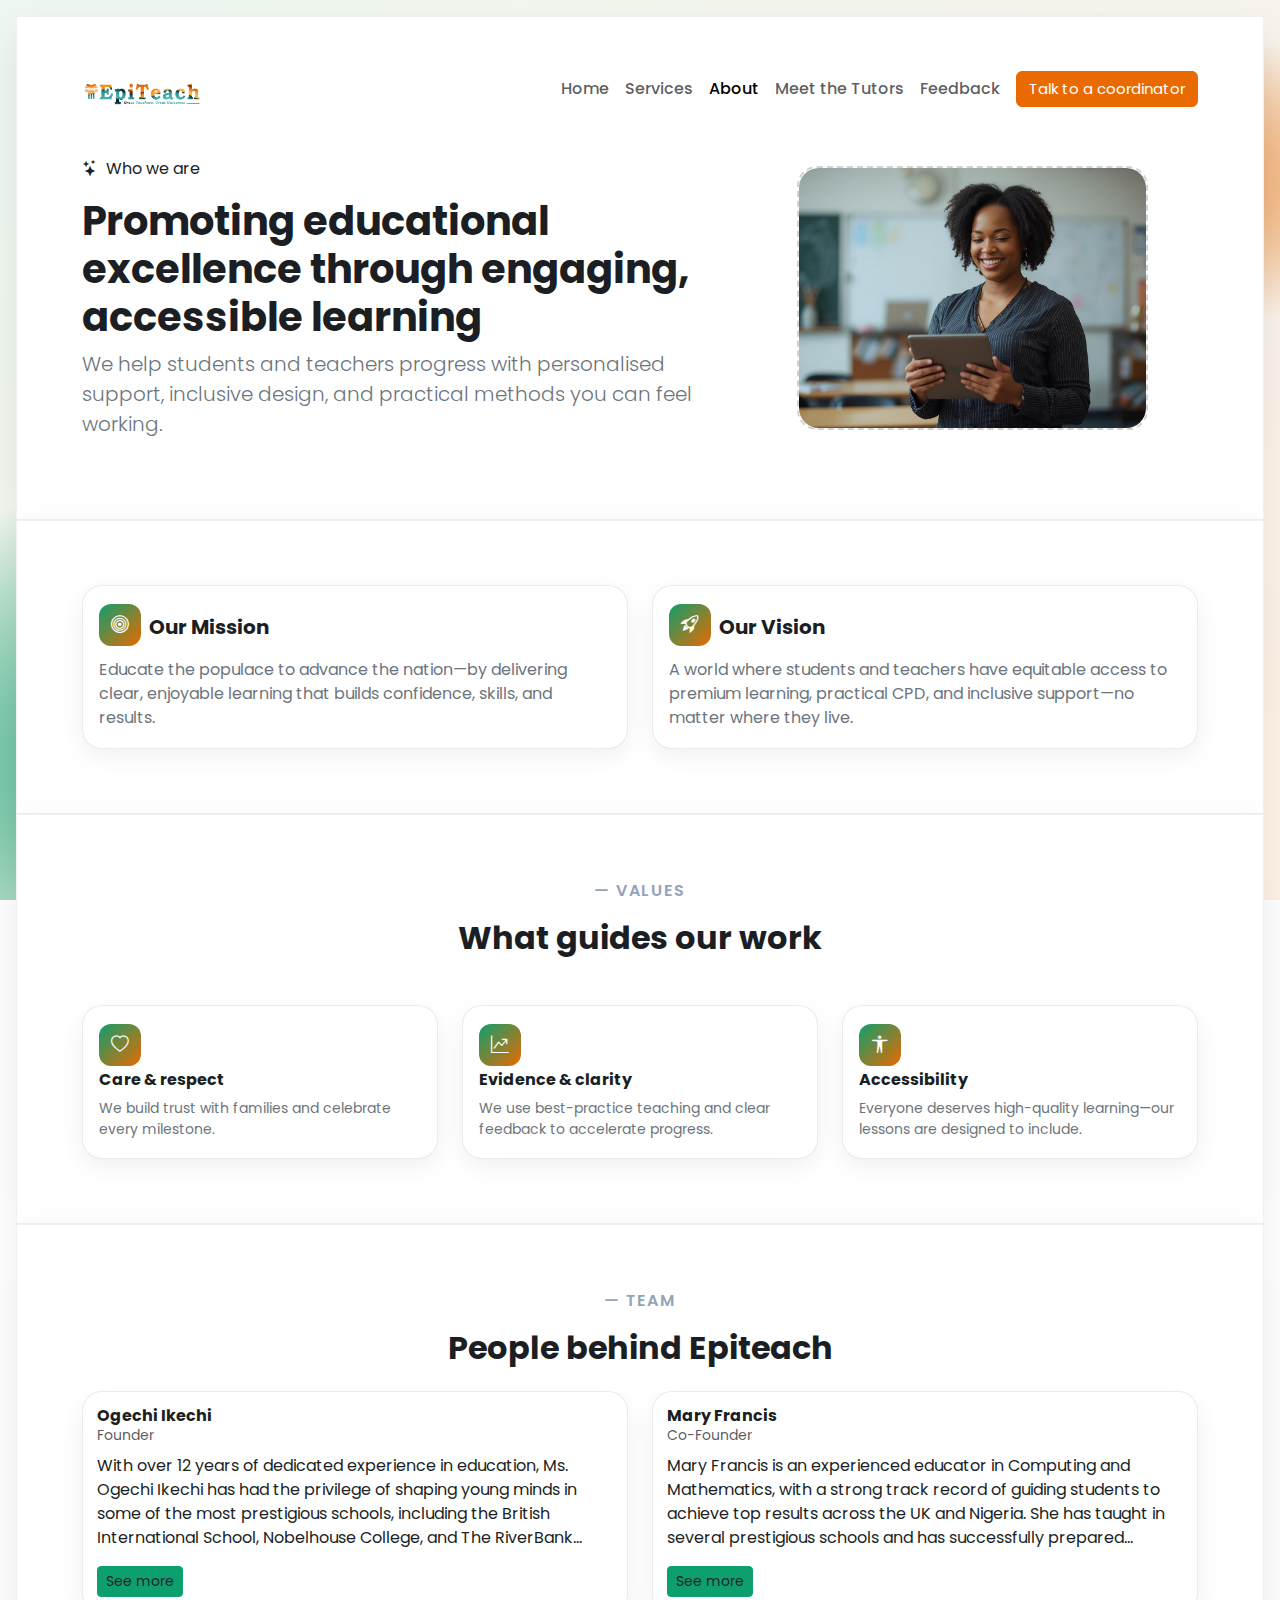
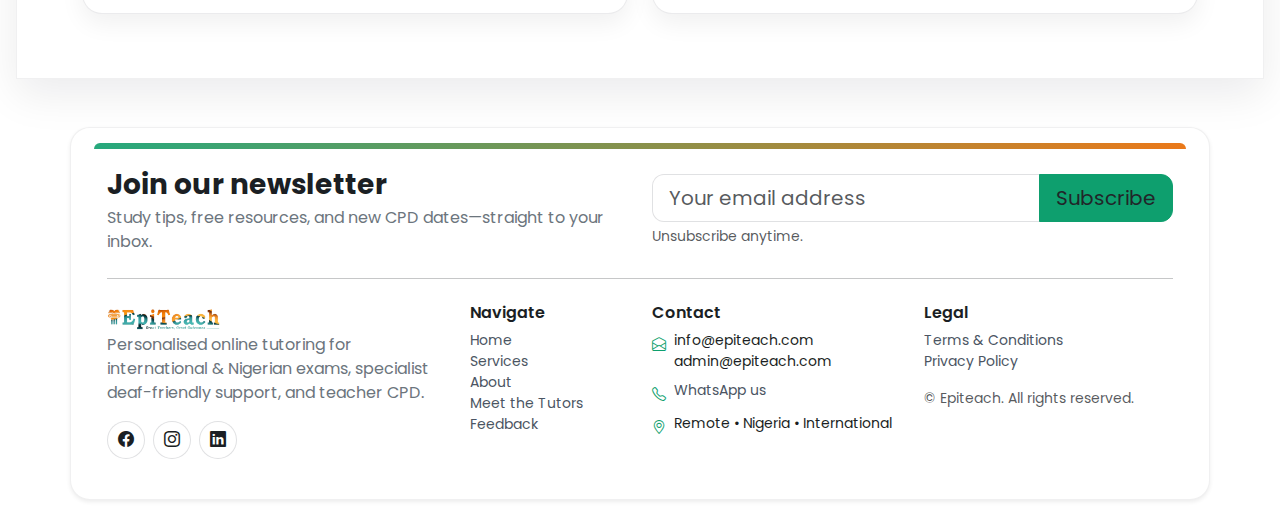
<file: about.html>
<!doctype html>
<html lang="en" data-bs-spy="scroll" data-bs-target="#subnav" data-bs-offset="120">
<head>
  <meta charset="utf-8" />
  <meta name="viewport" content="width=device-width, initial-scale=1" />
  <title>Epiteach • About</title>
  <meta name="description" content="Epiteach promotes educational excellence with engaging, accessible learning: international & Nigerian exam prep, special needs support, and teacher CPD." />
  <!-- Poppins -->
  <link href="https://fonts.googleapis.com/css2?family=Poppins:wght@300;400;500;600;700;800&display=swap" rel="stylesheet">
  <!-- Bootstrap -->
  <link href="https://cdn.jsdelivr.net/npm/bootstrap@5.3.3/dist/css/bootstrap.min.css" rel="stylesheet">
  <!-- Icons -->
  <link href="https://cdn.jsdelivr.net/npm/bootstrap-icons@1.11.3/font/bootstrap-icons.css" rel="stylesheet">
  <!-- Site CSS -->
  <link href="style.css" rel="stylesheet">
</head>
<body class="about-page">

  <!-- NAV (same transparent style) -->
  <nav class="navbar navbar-expand-lg">
    <div class="container py-3 d-flex justify-content-between align-items-center">
       <a class="navbar-brand d-inline-flex align-items-center" href="#home" aria-label="Epiteach">
      <img src="images/logo.png" alt="Epiteach" class="brand-logo">
    </a>
      <button class="navbar-toggler" type="button" data-bs-toggle="collapse" data-bs-target="#nav" aria-controls="nav" aria-expanded="false" aria-label="Toggle navigation">
        <span class="navbar-toggler-icon"></span>
      </button>
      <div class="collapse navbar-collapse" id="nav">
        <ul class="navbar-nav ms-auto align-items-lg-center">
          <li class="nav-item"><a class="nav-link" href="index.html">Home</a></li>
          <li class="nav-item"><a class="nav-link" href="services.html">Services</a></li>
          <li class="nav-item"><a class="nav-link active" href="#top">About</a></li>
          <li class="nav-item"><a class="nav-link" href="meetthetutors.html">Meet the Tutors</a></li>
          <li class="nav-item"><a class="nav-link" href="feedback.html">Feedback</a></li>
          <li class="nav-item"><a class="btn btn-orange ms-lg-2" href="index.html#contact">Talk to a coordinator</a></li>
        </ul>
      </div>
    </div>
  </nav>

  <!-- PAGE HERO (white panel) -->
  <header id="top" class="section-panel page-hero position-relative">
    <div class="container position-relative" style="z-index:1">
      <div class="row align-items-center gy-4">
        <div class="col-lg-7">
          <span class="badge-free mb-3 d-inline-flex align-items-center gap-2"><i class="bi bi-stars"></i> Who we are</span>
          <h1 class="fw-bold mb-2">Promoting educational excellence through engaging, accessible learning</h1>
          <p class="lead text-secondary mb-0">We help students and teachers progress with personalised support, inclusive design, and practical methods you can feel working.</p>
        </div>
        <div class="col-lg-5 d-flex justify-content-lg-end">
          <div class="ph-box rounded-xl" style="width:78%;aspect-ratio:4/3;">
            <img src="images/abouthero.jpg"
                 class="w-100 rounded-xl" style="height:100%;object-fit:cover" alt="About Epiteach" />
          </div>
        </div>
      </div>
    </div>
    <!-- Decor -->
    <div class="decor ab-hero-1 floaty-slow reveal">
      <svg width="180" height="180" viewBox="0 0 180 180" fill="none" aria-hidden="true">
        <circle cx="90" cy="90" r="78" class="thin dash stroke-orange"/>
      </svg>
    </div>
    <div class="decor ab-hero-2 floaty-fast reveal">
      <svg width="220" height="220" viewBox="0 0 220 220" fill="none" aria-hidden="true">
        <rect x="18" y="18" width="184" height="184" rx="30" class="thick stroke-teal"/>
      </svg>
    </div>
  </header>

  <!-- MISSION & VISION -->
  <section id="mission" class="section-panel">
    <div class="container">
      <div class="row g-4">
        <div class="col-lg-6">
          <div class="value-card h-100">
            <div class="d-flex align-items-center gap-2 mb-2">
              <span class="value-icon"><i class="bi bi-bullseye"></i></span><h3 class="h5 fw-bold mb-0">Our Mission</h3>
            </div>
            <p class="text-secondary mb-0">Educate the populace to advance the nation—by delivering clear, enjoyable learning that builds confidence, skills, and results.</p>
          </div>
        </div>
        <div class="col-lg-6">
          <div class="value-card h-100">
            <div class="d-flex align-items-center gap-2 mb-2">
              <span class="value-icon"><i class="bi bi-rocket-takeoff"></i></span><h3 class="h5 fw-bold mb-0">Our Vision</h3>
            </div>
            <p class="text-secondary mb-0">A world where students and teachers have equitable access to premium learning, practical CPD, and inclusive support—no matter where they live.</p>
          </div>
        </div>
      </div>
    </div>
    <!-- Decor -->
    <div class="decor ab-mv-1 floaty-fast reveal">
      <svg width="180" height="180" viewBox="0 0 180 180" fill="none"><circle cx="90" cy="90" r="78" class="thin stroke-teal"/></svg>
    </div>
  </section>

  

  <!-- VALUES -->
  <section id="values" class="section-panel">
    <div class="container">
      <div class="text-center mb-5">
        <p class="section-sub">— Values</p>
        <h2 class="fw-bold m-0">What guides our work</h2>
      </div>
      <div class="row g-4">
        <div class="col-md-4">
          <div class="value-card h-100">
            <div class="value-icon"><i class="bi bi-heart"></i></div>
            <h6 class="fw-bold">Care & respect</h6>
            <p class="text-secondary small mb-0">We build trust with families and celebrate every milestone.</p>
          </div>
        </div>
        <div class="col-md-4">
          <div class="value-card h-100">
            <div class="value-icon"><i class="bi bi-graph-up-arrow"></i></div>
            <h6 class="fw-bold">Evidence & clarity</h6>
            <p class="text-secondary small mb-0">We use best-practice teaching and clear feedback to accelerate progress.</p>
          </div>
        </div>
        <div class="col-md-4">
          <div class="value-card h-100">
            <div class="value-icon"><i class="bi bi-universal-access"></i></div>
            <h6 class="fw-bold">Accessibility</h6>
            <p class="text-secondary small mb-0">Everyone deserves high-quality learning—our lessons are designed to include.</p>
          </div>
        </div>
      </div>
    </div>
  </section>

  <!-- TEAM -->
  <section id="team" class="section-panel">
    <div class="container">
      <div class="text-center mb-4">
        <p class="section-sub">— Team</p>
        <h2 class="fw-bold m-0">People behind Epiteach</h2>
      </div>
   
    

    <div class="row g-4">
      <!-- Person 1 -->
      <div class="col-12 col-md-6">
        <article class="bio-card h-100"
                 data-name="Ogechi"
                 data-role="Founder & Lead Instructor"
                 data-bio="Ms. Ogechi Ikechi has had the privilege of shaping young minds in some of the most prestigious schools, including the British International School, Nobelhouse College, and The RiverBank School."
                 data-experience="8+ years"
                 data-exams="IGCSE • A-Level • SAT"
                 data-quals="B.Ed (Maths), PGCE"
                 data-location="Lagos, Nigeria"
                 data-email="lead.instructor@epiteach.com"
                 data-whatsapp="+2348012345678"
                 data-tags="Mathematics, Physics, Study skills">
          <h6 class="fw-bold mb-0">Ogechi Ikechi</h6>
          <div class="small text-muted">Founder</div>
          <p class="bio-excerpt clamp-4 mt-2 mb-3">
            With over 12 years of dedicated experience in education, Ms. Ogechi Ikechi has had the privilege of shaping young minds in some of the most prestigious schools, including the British International School, Nobelhouse College, and The RiverBank School. As an English and Literature educator, Ms. Ogechi has taught a diverse body of learners across the globe, guiding them through GCSE preparation with multiple examination boards such as AQA, CAIE, EDEXCEL, EDUQAS, College Board, WAEC, and JAMB.
Beyond subject expertise, Ms. Ogechi brings a unique blend of counselling skills and socio-emotional learning strategies into the classroom, fostering not only academic growth but also the holistic development of students.

At the core of Ms. Ogechi’s teaching philosophy is the conviction that learners can reach their fullest potential when teaching is both outstanding (in pedagogy) and learner-centred. This means creating a dynamic learning environment that listens to and responds to the needs of each student, inspiring them to discover their strengths and thrive.

As Founder of EpiTeach and leading the team of excellent tutors, Ms. Ogechi continues to be an advocate for and driver of excellence in education, nurturing confident, resilient, and empowered learners prepared for success in their academics and, by extension, every sphere of life.
          </p>
          <!-- Founder card button -->
      <button type="button" class="btn btn-teal btn-sm" data-bs-toggle="modal" data-bs-target="#founderModal">
      See more
      </button>
        </article>
      </div>

      <!-- Person 2 -->
      <div class="col-12 col-md-6">
        <article class="bio-card h-100"
                 data-name="Special Needs Lead"
                 data-role="Deaf-friendly Programs"
                 data-bio="Farida designs accessible, visual-first lessons and collaborates with families to set practical goals. She introduces captioned content, paced delivery, and clear routines to support independence."
                 data-experience="10+ years"
                 data-exams="Literacy support • Inclusive study routines"
                 data-quals="B.A (Education), Inclusive Education Cert."
                 data-location="Abuja, Nigeria"
                 data-email="sn.lead@epiteach.com"
                 data-whatsapp="+2348098765432"
                 data-tags="Special Needs, Literacy, Accessibility">
          <h6 class="fw-bold mb-0">Mary Francis</h6>
          <div class="small text-muted">Co-Founder</div>
          <p class="bio-excerpt clamp-4 mt-2 mb-3">
            Mary Francis is an experienced educator in Computing and Mathematics, with a strong track record of guiding students to achieve top results across the UK and Nigeria. She has taught in several prestigious schools and has successfully prepared learners for AQA, OCR, IGCSE, BECE, and WAEC examinations, with many achieving outstanding grades, including 9s, 8s, and distinctions.
Passionate about inclusive, student-centred education, Mary is dedicated to ensuring that every student who joins EpiTeach not only reaches their academic potential but also enjoys the process of learning. She believes that all learners deserve a supportive environment where complex ideas are simplified, learning is engaging, and every student feels both challenged and empowered.
Her teaching goes beyond exam success—Mary strives to nurture confidence, curiosity, and problem-solving skills that serve students well in academics and in life. As Cofounder of EpiTeach, she is committed to creating learning experiences that are both transformative and enjoyable, ensuring that no learner is left behind.3
          </p>
          <button class="btn btn-teal btn-sm" data-bs-toggle="modal" data-bs-target="#bioModal">See more</button>
        </article>
      </div>
    </div>
  </div>
</section>



<!-- FOOTER -->
<footer id="site-footer" class="mt-5" aria-label="Footer">
  <div class="container footer-panel rounded-xl shadow-sm">
    <!-- Newsletter -->
    <div class="row g-4 align-items-center mb-4" id="newsletterPanel">
      <div class="col-lg-6">
        <h3 class="fw-bold mb-1">Join our newsletter</h3>
        <p class="text-secondary mb-0">Study tips, free resources, and new CPD dates—straight to your inbox.</p>
      </div>
      <div class="col-lg-6">
        <form name="newsletter" method="POST" data-netlify="true" netlify-honeypot="bot-field" class="newsletter-form">
          <input type="hidden" name="form-name" value="newsletter">
          <div class="visually-hidden">
            <label>Don’t fill this out if you’re human: <input name="bot-field"></label>
          </div>
          <div class="input-group input-group-lg">
            <input type="email" class="form-control" name="email" placeholder="Your email address" required aria-label="Email address">
            <button class="btn btn-teal subscribe-button" type="submit">Subscribe</button>
          </div>
          <div class="form-text small mt-1">Unsubscribe anytime.</div>
        </form>
      </div>
    </div>

    <hr class="my-4">

    <!-- Main footer grid -->
    <div class="row g-4">
      <!-- Brand & Social -->
      <div class="col-md-4">
        <a class="footer-brand" href="#home" aria-label="Epiteach">
      <img src="images/logo2.png" alt="Epiteach" class="brand-logo-footer">
    </a>
        <p class="text-secondary mb-3">Personalised online tutoring for international & Nigerian exams, specialist deaf-friendly support, and teacher CPD.</p>
        <div class="d-flex gap-2">
          <a class="social-btn" href="https://www.facebook.com/share/1B7PebBF4J/?mibextid=wwXIfr" aria-label="Facebook"><i class="bi bi-facebook"></i></a>
          <a class="social-btn" href="https://www.instagram.com/epiteach?igsh=MTJlZTIyN3lvb2RweA==" aria-label="Instagram"><i class="bi bi-instagram"></i></a>
          <a class="social-btn" href="https://lnkd.in/p/dj8Mt_Zd" aria-label="LinkedIn"><i class="bi bi-linkedin"></i></a>
        </div>
      </div>

      <!-- Navigation -->
      <div class="col-6 col-md-2">
        <h6 class="fw-semibold mb-2">Navigate</h6>
        <ul class="list-unstyled small mb-0">
          <li><a class="footer-link" href="index.html">Home</a></li>
          <li><a class="footer-link" href="services.html">Services</a></li>
          <li><a class="footer-link" href="about.html">About</a></li>
          <li><a class="footer-link" href="meetthetutors.html">Meet the Tutors</a></li>
          <li><a class="footer-link" href="feedback.html">Feedback</a></li>
        </ul>
      </div>

      <!-- Contact -->
      <div class="col-6 col-md-3">
        <h6 class="fw-semibold mb-2">Contact</h6>
        <ul class="list-unstyled small mb-0">
          <li class="d-flex gap-2 align-items-start">
            <i class="bi bi-envelope-open text-teal mt-1"></i>
            <span>info@epiteach.com<br>admin@epiteach.com</span>
          </li>
          <li class="d-flex gap-2 align-items-start mt-2">
            <i class="bi bi-telephone text-teal mt-1"></i>
            <a class="footer-link" href="https://wa.me/+2348183379605" target="_blank" rel="noopener">WhatsApp us</a>
          </li>
          <li class="d-flex gap-2 align-items-start mt-2">
            <i class="bi bi-geo-alt text-teal mt-1"></i>
            <span>Remote • Nigeria • International</span>
          </li>
        </ul>
      </div>

      <!-- Legal -->
      <div class="col-md-3">
        <h6 class="fw-semibold mb-2">Legal</h6>
        <ul class="list-unstyled small mb-3">
          <li><a class="footer-link" href="terms.html">Terms & Conditions</a></li>
          <li><a class="footer-link" href="privacy.html">Privacy Policy</a></li>
        </ul>
        <div class="small text-muted">© <span id="year"></span> Epiteach. All rights reserved.</div>
      </div>
    </div>
  </div>
</footer>


  <!-- Bootstrap + small page script -->
  <script src="https://cdn.jsdelivr.net/npm/bootstrap@5.3.3/dist/js/bootstrap.bundle.min.js"></script>
  <script>
(function(){
  const modalEl = document.getElementById('bioModal');
  if(!modalEl) return;

  const nameEl = modalEl.querySelector('#bioName');
  const roleEl = modalEl.querySelector('#bioRole');
  const fullEl = modalEl.querySelector('#bioFull');
  const metaEl = modalEl.querySelector('#bioMeta');
  const waBtn  = modalEl.querySelector('#bioWa');
  const mailBtn= modalEl.querySelector('#bioMail');

  function addRow(label, value){
    if(!value || !metaEl) return;
    const li = document.createElement('li');
    li.className = 'd-flex gap-2 align-items-start mb-1';
    li.innerHTML = `<span class="meta-lbl">${label}:</span><span class="text-secondary">${value}</span>`;
    metaEl.appendChild(li);
  }

  modalEl.addEventListener('show.bs.modal', function (ev){
    const card = ev.relatedTarget?.closest('.bio-card');
    if(!card) return;

    const d = card.dataset;

    if (nameEl) nameEl.textContent = d.name || 'Team Member';
    if (roleEl) roleEl.textContent = d.role || '';
    if (fullEl) fullEl.textContent = d.bio || '';

    if (metaEl) {
      metaEl.innerHTML = '';
      addRow('Experience', d.experience);
      addRow('Focus', d.exams);
      addRow('Qualifications', d.quals);
      addRow('Location', d.location);
      addRow('Tags', d.tags);
    }

    if(waBtn){
      if(d.whatsapp){
        const digits = d.whatsapp.replace(/[^\d]/g,'');
        const text = encodeURIComponent(`Hello ${d.name || 'Epiteach'}, I’d like to connect.`);
        waBtn.href = `https://wa.me/${digits}?text=${text}`;
        waBtn.classList.remove('d-none');
      } else {
        waBtn.classList.add('d-none');
      }
    }

    if(mailBtn){
      if(d.email){
        mailBtn.href = `mailto:${d.email}?subject=Hello from Epiteach`;
        mailBtn.classList.remove('d-none');
      } else {
        mailBtn.classList.add('d-none');
      }
    }
  });
})();
</script>


  <!-- Reusable Bio Modal -->
<div class="modal fade" id="bioModal" tabindex="-1" aria-hidden="true">
  <div class="modal-dialog modal-dialog-centered">
    <div class="modal-content rounded-4">
      <div class="modal-header">
        <div>
          <h5 id="bioName" class="modal-title fw-bold mb-0">Mary Francis</h5>
          <div id="bioRole" class="small text-muted">Co-Founder</div>
        </div>
        <button type="button" class="btn-close" data-bs-dismiss="modal" aria-label="Close"></button>
      </div>

      <div class="modal-body">
        <p id="bioFull" class="mb-3">
          Mary Francis is an experienced educator in Computing and Mathematics, with a strong track record of guiding students to achieve top results across the UK and Nigeria. She has taught in several prestigious schools and has successfully prepared learners for AQA, OCR, IGCSE, BECE, and WAEC examinations, with many achieving outstanding grades, including 9s, 8s, and distinctions.
          <br><br>
          Passionate about inclusive, student-centred education, Mary is dedicated to ensuring that every student who joins EpiTeach not only reaches their academic potential but also enjoys the process of learning. She believes that all learners deserve a supportive environment where complex ideas are simplified, learning is engaging, and every student feels both challenged and empowered.
          <br><br>
          Her teaching goes beyond exam success—Mary strives to nurture confidence, curiosity, and problem-solving skills that serve students well in academics and in life. As Cofounder of EpiTeach, she is committed to creating learning experiences that are both transformative and enjoyable, ensuring that no learner is left behind.
        </p>

        <!-- Optional meta list used by your JS -->
        <ul id="bioMeta" class="list-unstyled bio-meta small m-0"></ul>
      </div>

      <div class="modal-footer">
        <a id="bioWa" href="#" target="_blank" class="btn btn-teal d-none">
          <i class="bi bi-whatsapp me-1"></i> WhatsApp
        </a>
        <a id="bioMail" href="#" class="btn btn-outline-secondary d-none">
          <i class="bi bi-envelope me-1"></i> Email
        </a>
        <button type="button" class="btn btn-outline-secondary" data-bs-dismiss="modal">Close</button>
      </div>
    </div>
  </div>
</div>

<!-- Founder Modal (separate, different content) -->
<div class="modal fade" id="founderModal" tabindex="-1" aria-labelledby="founderModalLabel" aria-hidden="true">
  <div class="modal-dialog modal-dialog-centered">
    <div class="modal-content rounded-4">
      <div class="modal-header">
        <div>
          <h5 id="founderModalLabel" class="modal-title fw-bold mb-0">Ogechi Ikechi</h5>
          <div class="small text-muted">Founder</div>
        </div>
        <button type="button" class="btn-close" data-bs-dismiss="modal" aria-label="Close"></button>
      </div>

      <div class="modal-body">
        <p class="mb-0">
        With over 12 years of dedicated experience in education, Ms. Ogechi Ikechi has had the privilege of shaping young minds in some of the most prestigious schools, including the British International School, Nobelhouse College, and The RiverBank School. As an English and Literature educator, Ms. Ogechi has taught a diverse body of learners across the globe, guiding them through GCSE preparation with multiple examination boards such as AQA, CAIE, EDEXCEL, EDUQAS, College Board, WAEC, and JAMB.
Beyond subject expertise, Ms. Ogechi brings a unique blend of counselling skills and socio-emotional learning strategies into the classroom, fostering not only academic growth but also the holistic development of students.

At the core of Ms. Ogechi’s teaching philosophy is the conviction that learners can reach their fullest potential when teaching is both outstanding (in pedagogy) and learner-centred. This means creating a dynamic learning environment that listens to and responds to the needs of each student, inspiring them to discover their strengths and thrive.

As Founder of EpiTeach and leading the team of excellent tutors, Ms. Ogechi continues to be an advocate for and driver of excellence in education, nurturing confident, resilient, and empowered learners prepared for success in their academics and, by extension, every sphere of life.
        </p>
      </div>
    </div>
  </div>
</div>


     
</body>
</html>
</file>
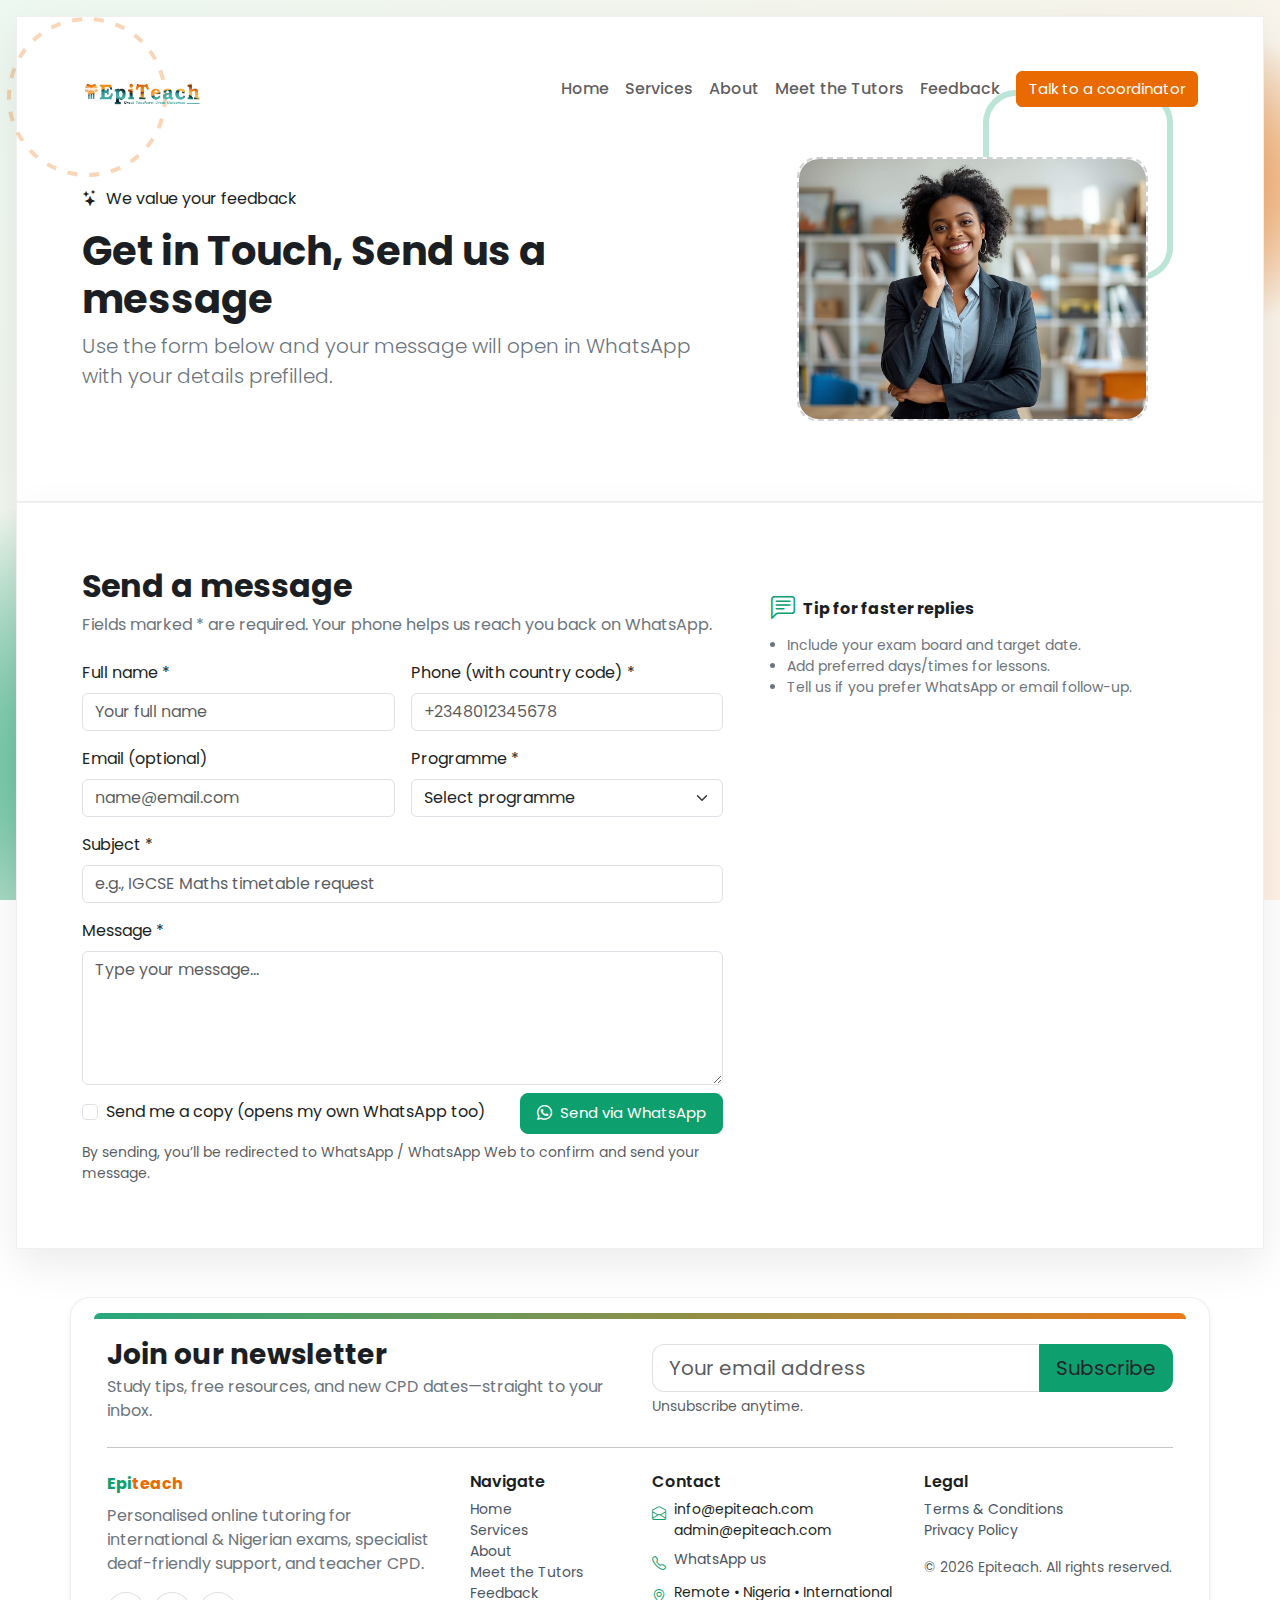
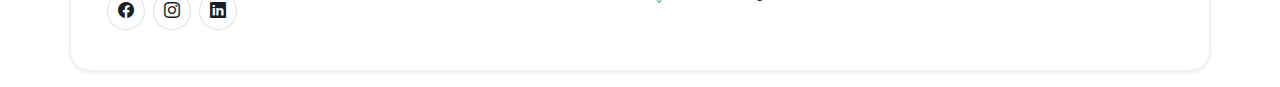
<file: feedback.html>
<!doctype html>
<html lang="en">
<head>
  <meta charset="utf-8" />
  <meta name="viewport" content="width=device-width, initial-scale=1" />
  <title>Epiteach • Feedback</title>
  <meta name="description" content="Share feedback or enquiries with Epiteach. Your message will open in WhatsApp with your details prefilled." />
  <!-- Poppins -->
  <link href="https://fonts.googleapis.com/css2?family=Poppins:wght@300;400;500;600;700;800&display=swap" rel="stylesheet">
  <!-- Bootstrap -->
  <link href="https://cdn.jsdelivr.net/npm/bootstrap@5.3.3/dist/css/bootstrap.min.css" rel="stylesheet">
  <!-- Icons -->
  <link href="https://cdn.jsdelivr.net/npm/bootstrap-icons@1.11.3/font/bootstrap-icons.css" rel="stylesheet">
  <!-- Site CSS (same as homepage) -->
  <link href="style.css" rel="stylesheet">
</head>
<body class="feedback-page">

  <!-- NAV -->
  <nav class="navbar navbar-expand-lg">
    <div class="container py-3 d-flex justify-content-between align-items-center">
      <a class="navbar-brand d-inline-flex align-items-center" href="#home" aria-label="Epiteach">
      <img src="images/logo.png" alt="Epiteach" class="brand-logo">
    </a>
      <button class="navbar-toggler" type="button" data-bs-toggle="collapse" data-bs-target="#nav" aria-controls="nav" aria-expanded="false" aria-label="Toggle navigation">
        <span class="navbar-toggler-icon"></span>
      </button>
      <div class="collapse navbar-collapse" id="nav">
        <ul class="navbar-nav ms-auto align-items-lg-center">
          <li class="nav-item"><a class="nav-link" href="index.html">Home</a></li>
          <li class="nav-item"><a class="nav-link" href="services.html">Services</a></li>
          <li class="nav-item"><a class="nav-link" href="about.html">About</a></li>
          <li class="nav-item"><a class="nav-link" href="meetthetutors.html">Meet the Tutors</a></li>
          <li class="nav-item"><a class="nav-link" href="feedback.html">Feedback</a></li>
          <li class="nav-item"><a class="btn btn-orange ms-lg-2" href="index.html#contact">Talk to a coordinator</a></li>
        </ul>
      </div>
    </div>
  </nav>

  <!-- PAGE HERO (white panel) -->
  <header class="section-panel page-hero position-relative">
    <div class="container position-relative" style="z-index:1">
      <div class="row align-items-center gy-4">
        <div class="col-lg-7">
          <span class="badge-free mb-3 d-inline-flex align-items-center gap-2">
            <i class="bi bi-stars"></i> We value your feedback
          </span>
          <h1 class="fw-bold mb-2">Get in Touch, Send us a message</h1>
          <p class="lead text-secondary mb-0">
            Use the form below and your message will open in WhatsApp with your details prefilled.
          </p>
        </div>
        <div class="col-lg-5 d-flex justify-content-lg-end">
          <div class="ph-box rounded-xl" style="width:78%;aspect-ratio:4/3;">
            <img src="images/feedbackhero.jpg"
                 class="w-100 rounded-xl" style="height:100%;object-fit:cover" alt="Feedback to Epiteach" />
          </div>
        </div>
      </div>
    </div>
    <!-- Decor -->
    <div class="decor fb-hero-1 floaty-slow reveal">
      <svg width="180" height="180" viewBox="0 0 180 180" fill="none" aria-hidden="true">
        <circle cx="90" cy="90" r="78" class="thin dash stroke-orange"/>
      </svg>
    </div>
    <div class="decor fb-hero-2 floaty-fast reveal">
      <svg width="220" height="220" viewBox="0 0 220 220" fill="none" aria-hidden="true">
        <rect x="18" y="18" width="184" height="184" rx="30" class="thick stroke-teal"/>
      </svg>
    </div>
  </header>

  <!-- WHATSAPP FEEDBACK FORM -->
  <section id="form" class="section-panel">
    <div class="container">
      <div class="row g-4">
        <div class="col-lg-7">
          <h2 class="fw-bold mb-2">Send a message</h2>
          <p class="text-secondary mb-4">Fields marked * are required. Your phone helps us reach you back on WhatsApp.</p>

          <form id="waForm" class="feedback-form" autocomplete="on">
            <div class="row g-3">
              <div class="col-sm-6">
                <label class="form-label">Full name *</label>
                <input class="form-control" name="name" required placeholder="Your full name">
              </div>
              <div class="col-sm-6">
                <label class="form-label">Phone (with country code) *</label>
                <input class="form-control" name="phone" required placeholder="+2348012345678"
                       pattern="^\\+?\\d{8,15}$" title="Use digits with country code, e.g., +2348012345678">
              </div>
              <div class="col-sm-6">
                <label class="form-label">Email (optional)</label>
                <input type="email" class="form-control" name="email" placeholder="name@email.com">
              </div>
              <div class="col-sm-6">
                <label class="form-label">Programme *</label>
                <select class="form-select" name="programme" required>
                  <option value="" selected disabled>Select programme</option>
                  <optgroup label="International">
                    <option>IGCSE</option><option>A-Level</option><option>SAT/ACT</option><option>IELTS/TOEFL</option><option>AP</option>
                  </optgroup>
                  <optgroup label="Nigeria">
                    <option>WAEC</option><option>NECO</option><option>JAMB</option><option>BECE</option>
                  </optgroup>
                  <option>Special Needs (Deaf-friendly)</option>
                  <option>Teacher CPD</option>
                </select>
              </div>

              <div class="col-12">
                <label class="form-label">Subject *</label>
                <input class="form-control" name="subject" required placeholder="e.g., IGCSE Maths timetable request">
              </div>

              <div class="col-12">
                <label class="form-label">Message *</label>
                <textarea class="form-control" name="message" rows="5" required placeholder="Type your message…"></textarea>
              </div>

              <div class="col-12 d-flex align-items-center justify-content-between mt-2">
                <div class="form-check">
                  <input class="form-check-input" type="checkbox" id="copyMe" name="copyMe">
                  <label class="form-check-label" for="copyMe">Send me a copy (opens my own WhatsApp too)</label>
                </div>
                <button class="btn btn-teal btn-lg whatsapp-send-button" type="submit">
                  <i class="bi bi-whatsapp me-2"></i>Send via WhatsApp
                </button>
              </div>

              <div class="small text-muted mt-2">
                By sending, you’ll be redirected to WhatsApp / WhatsApp Web to confirm and send your message.
              </div>
            </div>
          </form>
        </div>

        <!-- Side panel: tips -->
        <div class="col-lg-5">
          <div class="stat-panel rounded-xl p-3 p-lg-4">
            <div class="d-flex align-items-center gap-2 mb-2">
              <i class="bi bi-chat-left-text text-teal fs-4"></i>
              <strong>Tip for faster replies</strong>
            </div>
            <ul class="small text-secondary mb-0 ps-3">
              <li>Include your exam board and target date.</li>
              <li>Add preferred days/times for lessons.</li>
              <li>Tell us if you prefer WhatsApp or email follow-up.</li>
            </ul>
          </div>
        </div>
      </div>
    </div>

    <!-- Decor -->
    <div class="decor fb-form-1 floaty-fast reveal">
      <svg width="180" height="180" viewBox="0 0 180 180" fill="none" aria-hidden="true">
        <rect x="16" y="16" width="148" height="148" rx="26" class="thin dash stroke-teal"/>
      </svg>
    </div>
  </section>
<!-- FOOTER -->
<footer id="site-footer" class="mt-5" aria-label="Footer">
  <div class="container footer-panel rounded-xl shadow-sm">
    <!-- Newsletter -->
    <div class="row g-4 align-items-center mb-4" id="newsletterPanel">
      <div class="col-lg-6">
        <h3 class="fw-bold mb-1">Join our newsletter</h3>
        <p class="text-secondary mb-0">Study tips, free resources, and new CPD dates—straight to your inbox.</p>
      </div>
      <div class="col-lg-6">
        <form name="newsletter" method="POST" data-netlify="true" netlify-honeypot="bot-field" class="newsletter-form">
          <input type="hidden" name="form-name" value="newsletter">
          <div class="visually-hidden">
            <label>Don’t fill this out if you’re human: <input name="bot-field"></label>
          </div>
          <div class="input-group input-group-lg">
            <input type="email" class="form-control" name="email" placeholder="Your email address" required aria-label="Email address">
            <button class="btn btn-teal subscribe-button" type="submit">Subscribe</button>
          </div>
          <div class="form-text small mt-1">Unsubscribe anytime.</div>
        </form>
      </div>
    </div>

    <hr class="my-4">

    <!-- Main footer grid -->
    <div class="row g-4">
      <!-- Brand & Social -->
      <div class="col-md-4">
        <a class="navbar-brand fw-bold d-inline-flex align-items-center mb-2" href="#home">
          <span class="text-teal">Epi</span><span class="text-orange">teach</span>
        </a>
        <p class="text-secondary mb-3">Personalised online tutoring for international & Nigerian exams, specialist deaf-friendly support, and teacher CPD.</p>
        <div class="d-flex gap-2">
          <a class="social-btn" href="https://www.facebook.com/share/1B7PebBF4J/?mibextid=wwXIfr" aria-label="Facebook"><i class="bi bi-facebook"></i></a>
          <a class="social-btn" href="https://www.instagram.com/epiteach?igsh=MTJlZTIyN3lvb2RweA==" aria-label="Instagram"><i class="bi bi-instagram"></i></a>
          <a class="social-btn" href="https://lnkd.in/p/dj8Mt_Zd" aria-label="LinkedIn"><i class="bi bi-linkedin"></i></a>
        </div>
      </div>

      <!-- Navigation -->
      <div class="col-6 col-md-2">
        <h6 class="fw-semibold mb-2">Navigate</h6>
        <ul class="list-unstyled small mb-0">
          <li><a class="footer-link" href="index.html">Home</a></li>
          <li><a class="footer-link" href="services.html">Services</a></li>
          <li><a class="footer-link" href="about.html">About</a></li>
          <li><a class="footer-link" href="meetthetutors.html">Meet the Tutors</a></li>
          <li><a class="footer-link" href="feedback.html">Feedback</a></li>
        </ul>
      </div>

      <!-- Contact -->
      <div class="col-6 col-md-3">
        <h6 class="fw-semibold mb-2">Contact</h6>
        <ul class="list-unstyled small mb-0">
          <li class="d-flex gap-2 align-items-start">
            <i class="bi bi-envelope-open text-teal mt-1"></i>
            <span>info@epiteach.com<br>admin@epiteach.com</span>
          </li>
          <li class="d-flex gap-2 align-items-start mt-2">
            <i class="bi bi-telephone text-teal mt-1"></i>
            <a class="footer-link" href="https://wa.me/+2348183379605" target="_blank" rel="noopener">WhatsApp us</a>
          </li>
          <li class="d-flex gap-2 align-items-start mt-2">
            <i class="bi bi-geo-alt text-teal mt-1"></i>
            <span>Remote • Nigeria • International</span>
          </li>
        </ul>
      </div>

      <!-- Legal -->
      <div class="col-md-3">
        <h6 class="fw-semibold mb-2">Legal</h6>
        <ul class="list-unstyled small mb-3">
          <li><a class="footer-link" href="/terms.html">Terms & Conditions</a></li>
          <li><a class="footer-link" href="/privacy.html">Privacy Policy</a></li>
        </ul>
        <div class="small text-muted">© <span id="year"></span> Epiteach. All rights reserved.</div>
      </div>
    </div>
  </div>
</footer>


  <!-- Bootstrap + Page JS -->
  <script src="https://cdn.jsdelivr.net/npm/bootstrap@5.3.3/dist/js/bootstrap.bundle.min.js"></script>
  <script>
    // ---- CONFIG: REPLACE WITH YOUR BUSINESS WHATSAPP NUMBER (no +, no spaces)
    const WA_NUMBER = '+2348183379605'; // 

    // Year
    const y = document.getElementById('year'); if (y) y.textContent = new Date().getFullYear();

    // Reveal shapes (if your site already has this, keep both—safe)
    (function(){
      const items = document.querySelectorAll('.reveal');
      if(!items.length || !('IntersectionObserver' in window)) return;
      const obs = new IntersectionObserver((entries)=>{
        entries.forEach(e=>{
          if(e.isIntersecting){ e.target.classList.add('is-visible'); obs.unobserve(e.target); }
        });
      }, { rootMargin: '0px 0px -10% 0px', threshold: .15 });
      items.forEach(el => obs.observe(el));
    })();

    // WhatsApp form submit
    (function(){
      const form = document.getElementById('waForm');
      if(!form) return;

      form.addEventListener('submit', function(e){
        e.preventDefault();

        const fd = new FormData(form);
        const name = (fd.get('name') || '').trim();
        const phone = (fd.get('phone') || '').trim();
        const email = (fd.get('email') || '').trim();
        const programme = (fd.get('programme') || '').trim();
        const subject = (fd.get('subject') || '').trim();
        const message = (fd.get('message') || '').trim();
        const copyMe = !!fd.get('copyMe');

        if(!name || !phone || !programme || !subject || !message){
          alert('Please complete all required fields.');
          return;
        }

        // Build the WhatsApp text
        const lines = [
          '*New feedback/enquiry*',
          '',
          `*Name:* ${name}`,
          `*Sender Phone:* ${phone}`,
          email ? `*Email:* ${email}` : null,
          `*Programme:* ${programme}`,
          `*Subject:* ${subject}`,
          '',
          `*Message:*`,
          message
        ].filter(Boolean);

        const text = encodeURIComponent(lines.join('\n'));
        const waUrl = `https://wa.me/${WA_NUMBER}?text=${text}`;

        // Open Epiteach chat
        window.open(waUrl, '_blank');

        // Optional: also open the user's own WhatsApp with a copy (so they keep a record)
        if(copyMe){
          const userText = encodeURIComponent(
            `Copy of message sent to Epiteach:\n\n` + lines.join('\n')
          );
          // If they entered a valid international format, try to open their own chat
          const digits = phone.replace(/[^\d]/g, '');
          if(digits.length >= 8){
            setTimeout(()=> window.open(`https://wa.me/${digits}?text=${userText}`, '_blank'), 400);
          }
        }

        // UX: small toast
        const t = document.createElement('div');
        t.className = 'toast-lite';
        t.textContent = 'Opening WhatsApp…';
        document.body.appendChild(t);
        setTimeout(()=> t.classList.add('show'), 10);
        setTimeout(()=> { t.classList.remove('show'); setTimeout(()=> t.remove(), 300); }, 2200);

        // (Optional) Clear the form
        form.reset();
      });
    })();
  </script>
</body>
</html>
</file>
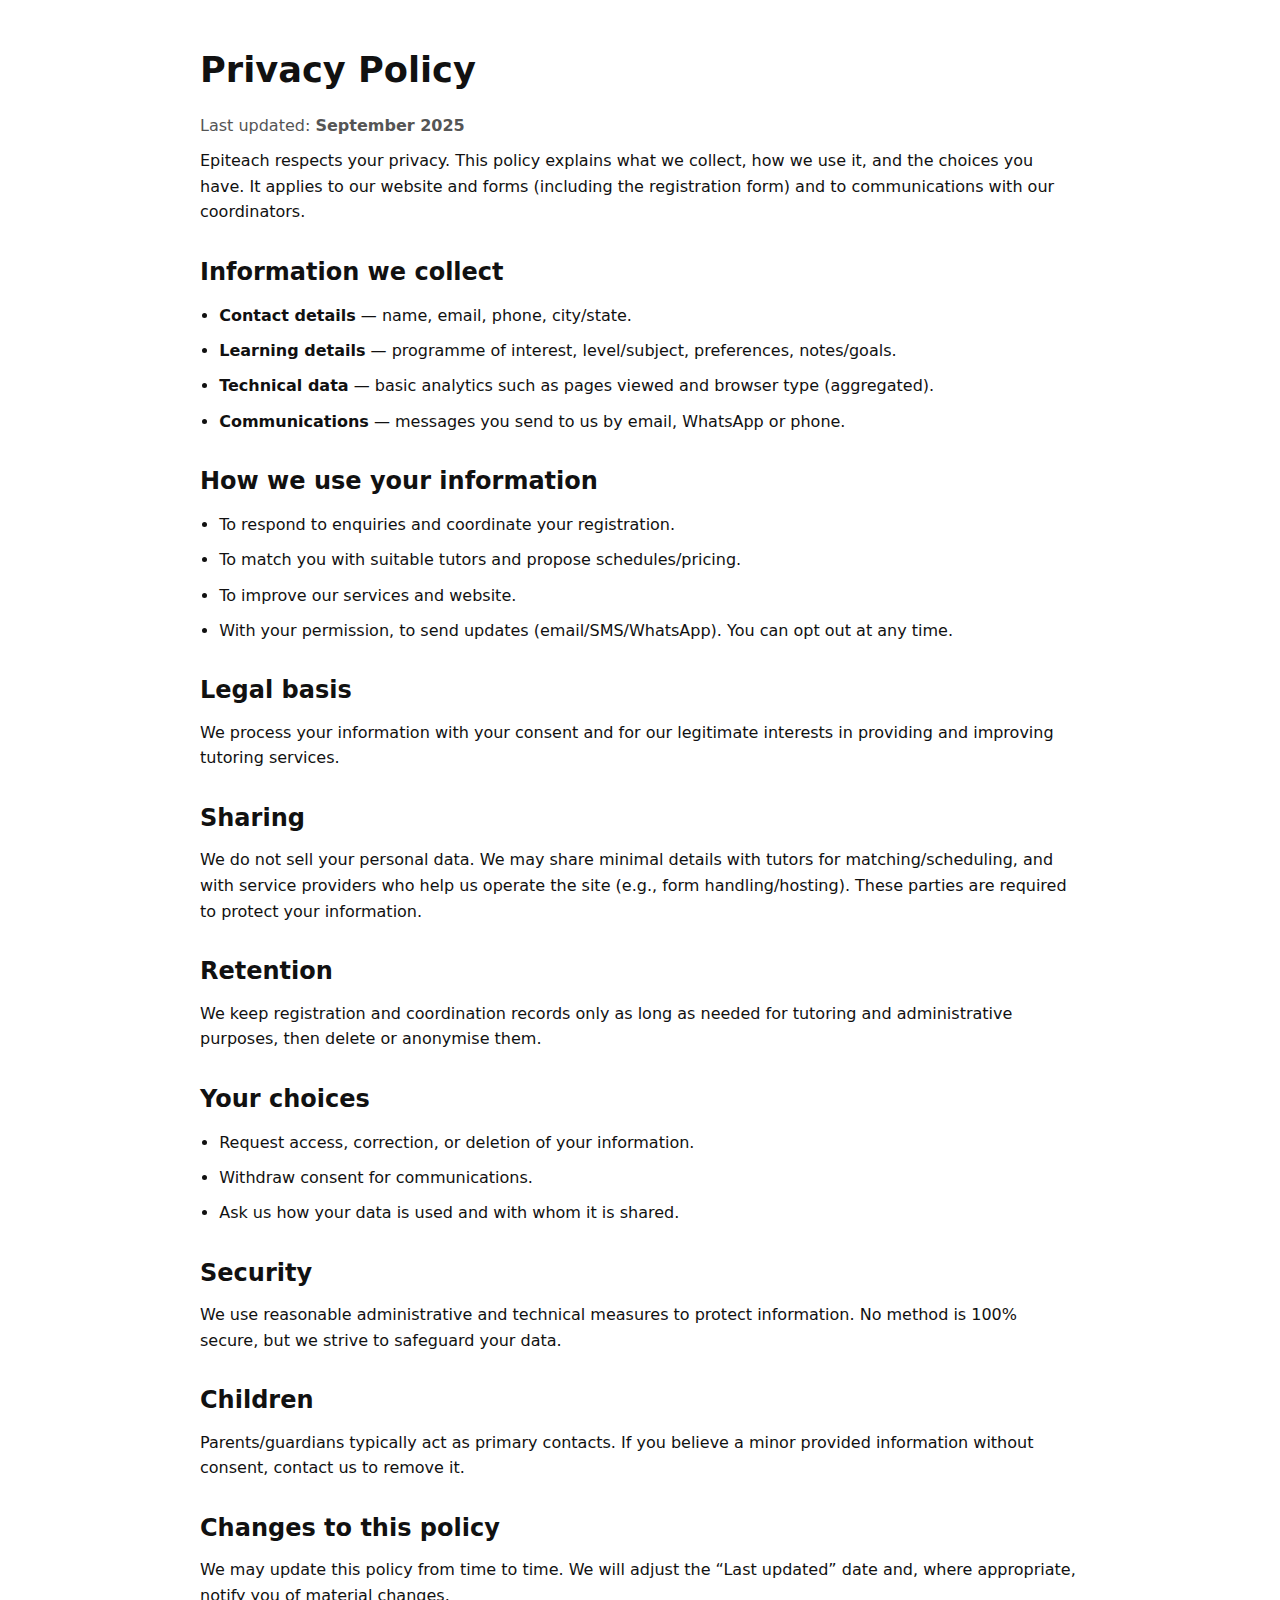
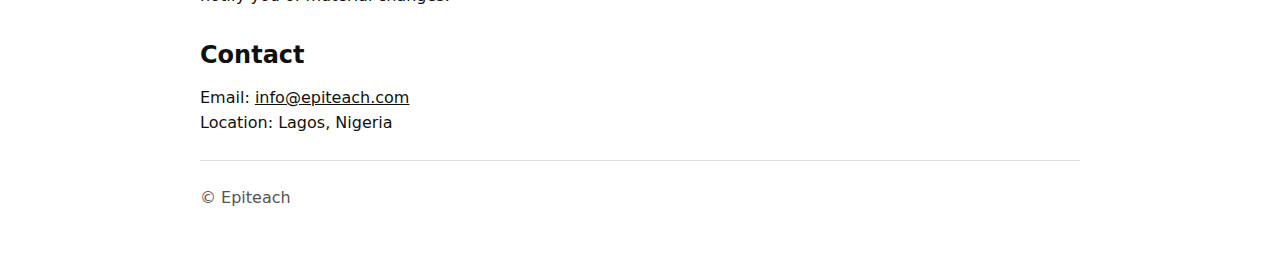
<file: privacy.html>
<!doctype html>
<html lang="en">
<head>
  <meta charset="utf-8">
  <title>Privacy Policy — Epiteach</title>
  <meta name="viewport" content="width=device-width, initial-scale=1">
  <!-- Monochrome, print-friendly, no external styles -->
  <style>
    :root { --ink:#111; --muted:#555; }
    html,body{background:#fff;color:var(--ink);font:16px/1.6 system-ui,-apple-system,Segoe UI,Roboto,Arial,sans-serif}
    .wrap{max-width:880px;margin:48px auto;padding:0 20px}
    h1,h2,h3{line-height:1.25;margin:0 0 .6em}
    h1{font-size:clamp(1.6rem,2.8vw,2.2rem);font-weight:800}
    h2{font-size:clamp(1.2rem,2.2vw,1.5rem);margin-top:2rem}
    p,li{margin:.6em 0}
    ul{padding-left:1.2em}
    .muted{color:var(--muted)}
    a{color:inherit;text-decoration:underline}
    hr{border:0;border-top:1px solid #ddd;margin:1.5rem 0}
    @media print {.wrap{margin:0;}}
  </style>
</head>
<body>
  <main class="wrap">
    <h1>Privacy Policy</h1>
    <p class="muted">Last updated: <strong>September 2025</strong></p>

    <p>
      Epiteach respects your privacy. This policy explains what we collect,
      how we use it, and the choices you have. It applies to our website and forms (including the
      registration form) and to communications with our coordinators.
    </p>

    <h2>Information we collect</h2>
    <ul>
      <li><strong>Contact details</strong> — name, email, phone, city/state.</li>
      <li><strong>Learning details</strong> — programme of interest, level/subject, preferences, notes/goals.</li>
      <li><strong>Technical data</strong> — basic analytics such as pages viewed and browser type (aggregated).</li>
      <li><strong>Communications</strong> — messages you send to us by email, WhatsApp or phone.</li>
    </ul>

    <h2>How we use your information</h2>
    <ul>
      <li>To respond to enquiries and coordinate your registration.</li>
      <li>To match you with suitable tutors and propose schedules/pricing.</li>
      <li>To improve our services and website.</li>
      <li>With your permission, to send updates (email/SMS/WhatsApp). You can opt out at any time.</li>
    </ul>

    <h2>Legal basis</h2>
    <p>We process your information with your consent and for our legitimate interests in providing and improving tutoring services.</p>

    <h2>Sharing</h2>
    <p>
      We do not sell your personal data. We may share minimal details with tutors for matching/scheduling,
      and with service providers who help us operate the site (e.g., form handling/hosting). These parties
      are required to protect your information.
    </p>

    <h2>Retention</h2>
    <p>We keep registration and coordination records only as long as needed for tutoring and administrative purposes, then delete or anonymise them.</p>

    <h2>Your choices</h2>
    <ul>
      <li>Request access, correction, or deletion of your information.</li>
      <li>Withdraw consent for communications.</li>
      <li>Ask us how your data is used and with whom it is shared.</li>
    </ul>

    <h2>Security</h2>
    <p>We use reasonable administrative and technical measures to protect information. No method is 100% secure, but we strive to safeguard your data.</p>

    <h2>Children</h2>
    <p>Parents/guardians typically act as primary contacts. If you believe a minor provided information without consent, contact us to remove it.</p>

    <h2>Changes to this policy</h2>
    <p>We may update this policy from time to time. We will adjust the “Last updated” date and, where appropriate, notify you of material changes.</p>

    <h2>Contact</h2>
    <p>
      Email: <a href="mailto:info@epiteach.com">info@epiteach.com</a><br>
      Location: Lagos, Nigeria
    </p>

    <hr>
    <p class="muted">© Epiteach</p>
  </main>

  

</body>
</html>
</file>
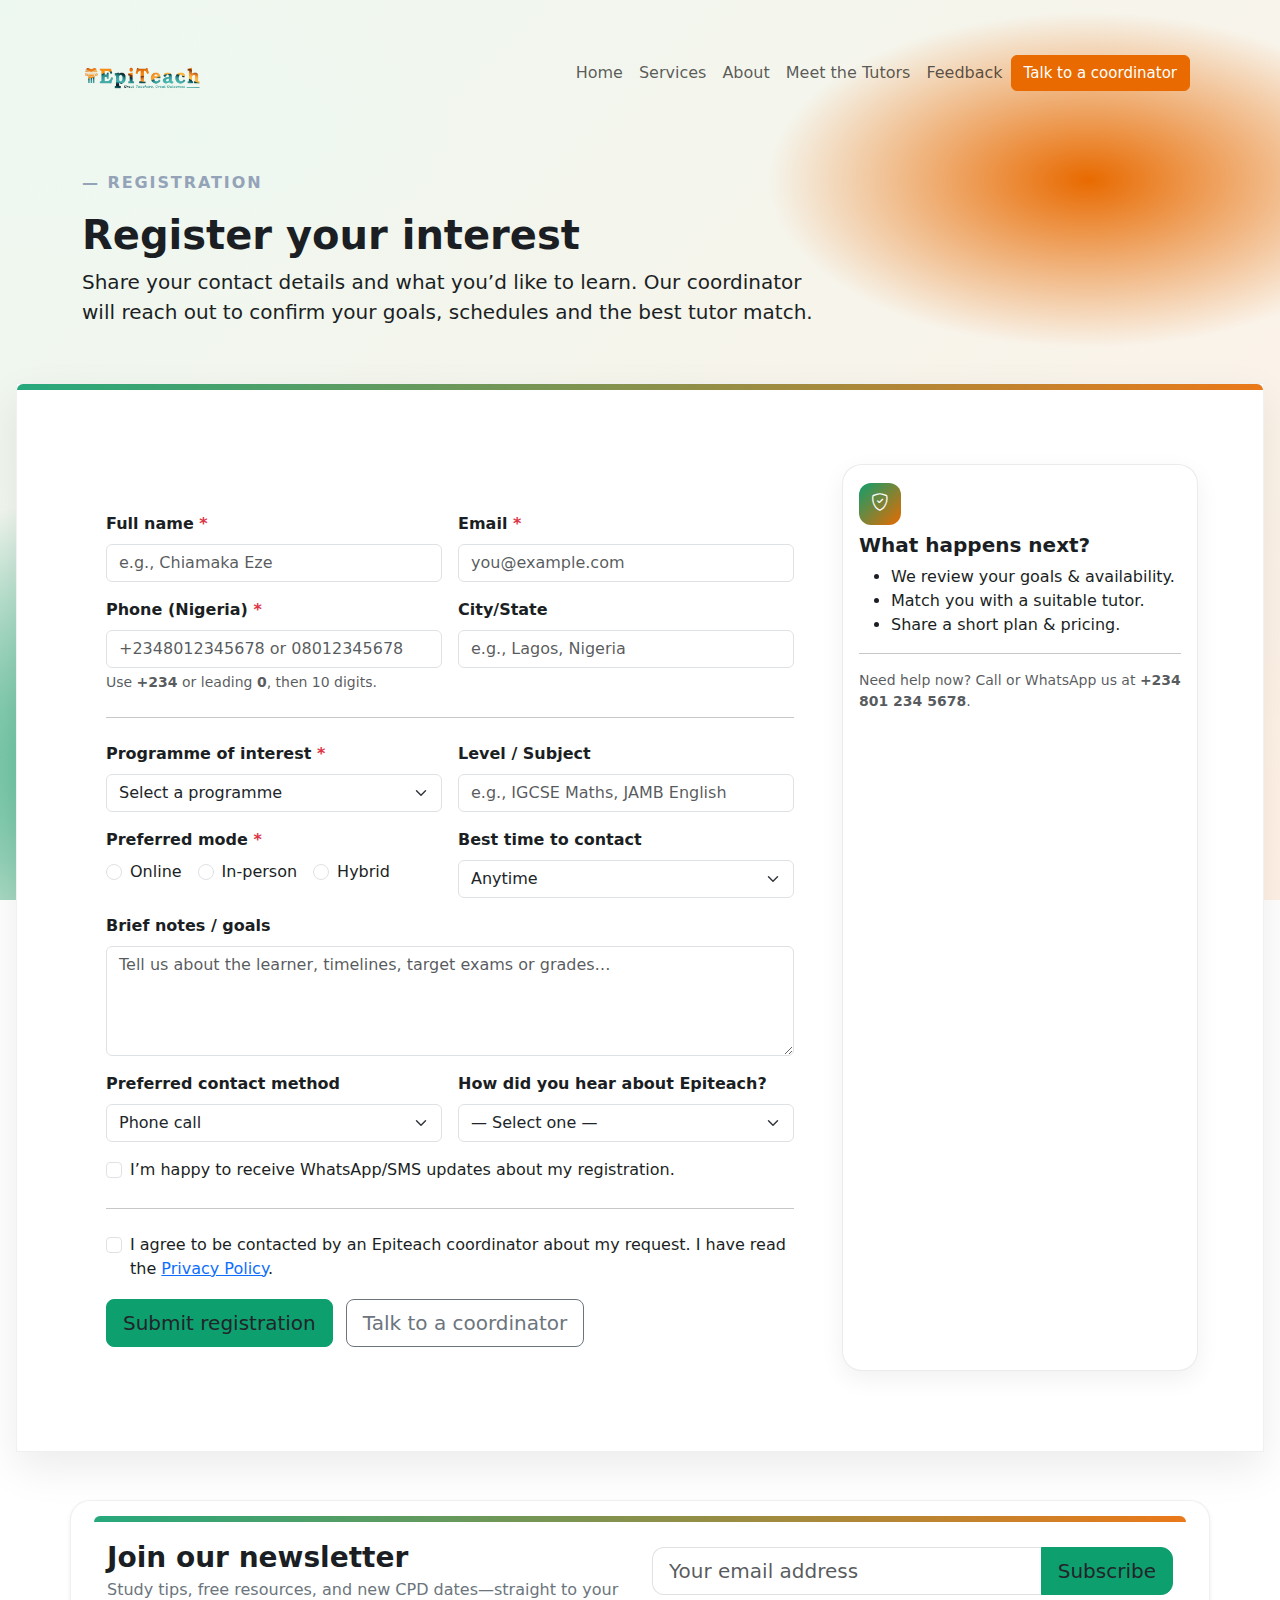
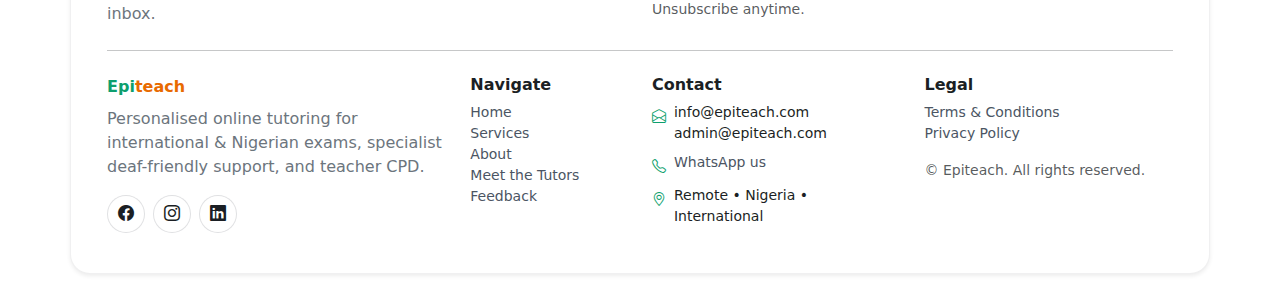
<file: register.html>
<!doctype html>
<html lang="en">
<head>
  <meta charset="utf-8" />
  <meta name="viewport" content="width=device-width, initial-scale=1" />
  <title>Epiteach — Register</title>

  <!-- Bootstrap 5 -->
  <link href="https://cdn.jsdelivr.net/npm/bootstrap@5.3.3/dist/css/bootstrap.min.css" rel="stylesheet">
  <!-- Your site styles -->
  <link href="style.css" rel="stylesheet">

  <!-- Favicons (optional) -->
  <link rel="icon" href="assets/favicon.ico">
</head>
<body class="register-page">

 
  <!-- NAV (transparent overlay on hero) -->
  <nav class="navbar navbar-expand-lg navbar-light fixed-top">
  <div class="container align-items-center">
      <!-- Left (orange): logo + nav -->
      <div class="d-flex align-items-center gap-4 flex-grow-1">
    
<!-- With this -->
  <a class="navbar-brand d-inline-flex align-items-center" href="#home" aria-label="Epiteach">
      <img src="images/logo.png" alt="Epiteach" class="brand-logo">
    </a>

        <button class="navbar-toggler" type="button" data-bs-toggle="collapse" data-bs-target="#nav" aria-controls="nav" aria-expanded="false" aria-label="Toggle navigation">
          <span class="navbar-toggler-icon"></span>
        </button>
        <div class="collapse navbar-collapse" id="nav">
          <ul class="navbar-nav ms-auto text-end ms-3 mb-2 mb-lg-0">
            <li class="nav-item"><a class="nav-link" href="index.html" data-hovercard="Home">Home</a></li>
            <li class="nav-item"><a class="nav-link" href="services.html" data-hovercard="What we offer">Services</a></li>
            <li class="nav-item"><a class="nav-link" href="about.html" data-hovercard="Who we are">About</a></li>
            <li class="nav-item"><a class="nav-link" href="meetthetutors.html" data-hovercard="Meet the Tutors">Meet the Tutors</a></li>
            <li class="nav-item"><a class="nav-link" href="feedback.html" data-hovercard="Talk to us">Feedback</a></li>
          </ul>
        </div>
      </div>
      <!-- Right (green): buttons -->
      <div class="d-none d-lg-flex align-items-center gap-2">

        <a class="btn btn-orange" href="#contact" data-hovercard="Talk to a coordinator">Talk to a coordinator</a>
        <!-- Collapsed menu -->
    <div class="collapse navbar-collapse" id="nav">
      <!-- your <ul class="navbar-nav …"> … -->
    </div>
  </div>
</nav>

      <!-- Toggler on the right -->
      <button class="navbar-toggler ms-auto" type="button"
              data-bs-toggle="collapse" data-bs-target="#nav"
              aria-controls="nav" aria-expanded="false" aria-label="Toggle navigation">
        <span class="navbar-toggler-icon"></span>
      </button>

      <div class="collapse navbar-collapse" id="nav">
        <ul class="navbar-nav ms-auto text-end align-items-lg-center">
          <li class="nav-item"><a class="nav-link" href="index.html#home">Home</a></li>
          <li class="nav-item"><a class="nav-link" href="services.html">Services</a></li>
          <li class="nav-item"><a class="nav-link" href="about.html">About</a></li>
          <li class="nav-item mt-2 mt-lg-0">
            <a class="btn btn-orange w-100 w-lg-auto" href="index.html#contact">Talk to a coordinator</a>
          </li>
        </ul>
      </div>
    </div>
  </nav>

  <!-- ===== Page hero ===== -->
  <header class="page-hero" id="top" style="padding: 130px 0 56px;">
    <div class="container">
      <div class="row align-items-center g-4">
        <div class="col-12 col-lg-8">
          <p class="section-sub">— Registration</p>
          <h1 class="fw-bold m-0">Register your interest</h1>
          <p class="lead mt-2 mb-0">
            Share your contact details and what you’d like to learn. Our coordinator will reach out
            to confirm your goals, schedules and the best tutor match.
          </p>
        </div>
      </div>
    </div>
  </header>

  <!-- ===== Registration form (Netlify Forms) ===== -->
  <section class="section-panel" id="register">
    <div class="container">
      <div class="row g-4">
        <div class="col-12 col-lg-8">
          <div id="registerPanel" class="p-3 p-md-4 rounded-xl">
            <div class="accent-bar" style="position:absolute;inset:0 0 auto 0;height:6px;background:linear-gradient(90deg,var(--teal),var(--orange));opacity:.9;border-top-left-radius:var(--radius);border-top-right-radius:var(--radius);"></div>

            <!-- Netlify form -->
            <form name="Epiteach Registration" method="POST"
                  action="/thanks.html"
                  data-netlify="true"
                  netlify-honeypot="bot-field"
                  class="mt-4"
                  id="regForm">

              <!-- Netlify form name (required) -->
              <input type="hidden" name="form-name" value="Epiteach Registration">
              <!-- Honeypot (spam trap) -->
              <div style="display:none;">
                <label>Do not fill this out: <input name="bot-field"></label>
              </div>

              <!-- Contact -->
              <div class="row g-3">
                <div class="col-12 col-md-6">
                  <label class="form-label fw-semibold">Full name <span class="text-danger">*</span></label>
                  <input type="text" name="full_name" class="form-control" required maxlength="100" placeholder="e.g., Chiamaka Eze">
                </div>
                <div class="col-12 col-md-6">
                  <label class="form-label fw-semibold">Email <span class="text-danger">*</span></label>
                  <input type="email" name="email" class="form-control" required maxlength="120" placeholder="you@example.com">
                </div>
                <div class="col-12 col-md-6">
                  <label class="form-label fw-semibold">Phone (Nigeria) <span class="text-danger">*</span></label>
                  <input type="tel" name="phone" class="form-control" required inputmode="tel"
                         pattern="^(?:\+234|0)\d{10}$"
                         placeholder="+2348012345678 or 08012345678">
                  <div class="form-text">Use <strong>+234</strong> or leading <strong>0</strong>, then 10 digits.</div>
                </div>
                <div class="col-12 col-md-6">
                  <label class="form-label fw-semibold">City/State</label>
                  <input type="text" name="location" class="form-control" maxlength="60" placeholder="e.g., Lagos, Nigeria">
                </div>
              </div>

              <hr class="my-4">

              <!-- Interest -->
              <div class="row g-3">
                <div class="col-12 col-md-6">
                  <label class="form-label fw-semibold">Programme of interest <span class="text-danger">*</span></label>
                  <select class="form-select" name="programme" required>
                    <option value="" selected disabled>Select a programme</option>
                    <option>International Exams (IGCSE, A-Level, SAT)</option>
                    <option>Nigerian Exams (WAEC, NECO, JAMB/UTME, BECE)</option>
                    <option>Special Needs (Deaf-friendly, accessibility)</option>
                    <option>Teacher CPD (workshops & coaching)</option>
                    <option>Private Tutoring (Primary/Secondary)</option>
                    <option>Study Skills & Revision Coaching</option>
                  </select>
                </div>

                <div class="col-12 col-md-6">
                  <label class="form-label fw-semibold">Level / Subject</label>
                  <input type="text" name="level_subject" class="form-control" maxlength="120" placeholder="e.g., IGCSE Maths, JAMB English">
                </div>

                <div class="col-12 col-md-6">
                  <label class="form-label fw-semibold">Preferred mode <span class="text-danger">*</span></label>
                  <div class="d-flex gap-3 flex-wrap">
                    <div class="form-check">
                      <input class="form-check-input" type="radio" name="mode" id="modeOnline" value="Online" required>
                      <label class="form-check-label" for="modeOnline">Online</label>
                    </div>
                    <div class="form-check">
                      <input class="form-check-input" type="radio" name="mode" id="modeInPerson" value="In-person" required>
                      <label class="form-check-label" for="modeInPerson">In-person</label>
                    </div>
                    <div class="form-check">
                      <input class="form-check-input" type="radio" name="mode" id="modeHybrid" value="Hybrid" required>
                      <label class="form-check-label" for="modeHybrid">Hybrid</label>
                    </div>
                  </div>
                </div>

                <div class="col-12 col-md-6">
                  <label class="form-label fw-semibold">Best time to contact</label>
                  <select class="form-select" name="best_time">
                    <option selected>Anytime</option>
                    <option>Morning (8:00–12:00)</option>
                    <option>Afternoon (12:00–16:00)</option>
                    <option>Evening (16:00–20:00)</option>
                  </select>
                </div>

                <div class="col-12">
                  <label class="form-label fw-semibold">Brief notes / goals</label>
                  <textarea class="form-control" name="notes" rows="4" maxlength="600"
                            placeholder="Tell us about the learner, timelines, target exams or grades…"></textarea>
                </div>

                <div class="col-12 col-md-6">
                  <label class="form-label fw-semibold">Preferred contact method</label>
                  <select class="form-select" name="contact_method">
                    <option selected>Phone call</option>
                    <option>WhatsApp</option>
                    <option>Email</option>
                  </select>
                </div>

                <div class="col-12 col-md-6">
                  <label class="form-label fw-semibold">How did you hear about Epiteach?</label>
                  <select class="form-select" name="referral">
                    <option selected>— Select one —</option>
                    <option>Friend/Family</option>
                    <option>Instagram</option>
                    <option>Facebook</option>
                    <option>Google search</option>
                    <option>School referral</option>
                    <option>Other</option>
                  </select>
                </div>

                <div class="col-12">
                  <div class="form-check">
                    <input class="form-check-input" type="checkbox" value="Yes" id="whatsappOpt" name="whatsapp_optin">
                    <label class="form-check-label" for="whatsappOpt">
                      I’m happy to receive WhatsApp/SMS updates about my registration.
                    </label>
                  </div>
                </div>
              </div>

              <hr class="my-4">

              <!-- Consent -->
              <div class="row g-3">
                <div class="col-12">
                  <div class="form-check">
                    <input class="form-check-input" type="checkbox" id="consent" required>
                    <label class="form-check-label" for="consent">
                      I agree to be contacted by an Epiteach coordinator about my request.
                      I have read the <a class="footer-link" href="privacy.html">Privacy Policy</a>.
                    </label>
                  </div>
                </div>

                <div class="col-12">
                  <button type="submit" class="btn btn-teal btn-lg">
                    Submit registration
                  </button>
                  <a href="index.html#contact" class="btn btn-outline-secondary btn-lg ms-2">
                    Talk to a coordinator
                  </a>
                </div>
              </div>
            </form>

            <!-- Fallback success (JS) -->
            <div id="fallbackThanks" class="alert alert-success mt-4 d-none" role="alert">
              Thank you! Your registration was submitted. A coordinator will contact you shortly.
            </div>
          </div>
        </div>

        <!-- Side info -->
        <div class="col-12 col-lg-4">
          <div class="value-card h-100">
            <div class="value-icon mb-2"><i class="bi bi-shield-check"></i></div>
            <h5 class="fw-bold mb-1">What happens next?</h5>
            <ul class="mb-0 mt-2">
              <li>We review your goals & availability.</li>
              <li>Match you with a suitable tutor.</li>
              <li>Share a short plan & pricing.</li>
            </ul>
            <hr>
            <p class="small text-muted mb-0">
              Need help now? Call or WhatsApp us at <strong>+234 801 234 5678</strong>.
            </p>
          </div>
        </div>
      </div>
    </div>

    <!-- Decorative line (optional) -->
    <div class="decor floaty-slow reveal" aria-hidden="true" style="right:-22px; bottom:-18px;">
      <svg width="180" height="180" viewBox="0 0 180 180" fill="none">
        <rect x="16" y="16" width="148" height="148" rx="26" class="thin dash stroke-teal"/>
      </svg>
    </div>
  </section>

  <!-- FOOTER -->
<footer id="site-footer" class="mt-5" aria-label="Footer">
  <div class="container footer-panel rounded-xl shadow-sm">
    <!-- Newsletter -->
    <div class="row g-4 align-items-center mb-4" id="newsletterPanel">
      <div class="col-lg-6">
        <h3 class="fw-bold mb-1">Join our newsletter</h3>
        <p class="text-secondary mb-0">Study tips, free resources, and new CPD dates—straight to your inbox.</p>
      </div>
      <div class="col-lg-6">
        <form name="newsletter" method="POST" data-netlify="true" netlify-honeypot="bot-field" class="newsletter-form">
          <input type="hidden" name="form-name" value="newsletter">
          <div class="visually-hidden">
            <label>Don’t fill this out if you’re human: <input name="bot-field"></label>
          </div>
          <div class="input-group input-group-lg">
            <input type="email" class="form-control" name="email" placeholder="Your email address" required aria-label="Email address">
            <button class="btn btn-teal subscribe-button" type="submit">Subscribe</button>
          </div>
          <div class="form-text small mt-1">Unsubscribe anytime.</div>
        </form>
      </div>
    </div>

    <hr class="my-4">

    <!-- Main footer grid -->
    <div class="row g-4">
      <!-- Brand & Social -->
      <div class="col-md-4">
        <a class="navbar-brand fw-bold d-inline-flex align-items-center mb-2" href="#home">
          <span class="text-teal">Epi</span><span class="text-orange">teach</span>
        </a>
        <p class="text-secondary mb-3">Personalised online tutoring for international & Nigerian exams, specialist deaf-friendly support, and teacher CPD.</p>
        <div class="d-flex gap-2">
          <a class="social-btn" href="https://www.facebook.com/share/1B7PebBF4J/?mibextid=wwXIfr" aria-label="Facebook"><i class="bi bi-facebook"></i></a>
          <a class="social-btn" href="https://www.instagram.com/epiteach?igsh=MTJlZTIyN3lvb2RweA==" aria-label="Instagram"><i class="bi bi-instagram"></i></a>
          <a class="social-btn" href="https://lnkd.in/p/dj8Mt_Zd" aria-label="LinkedIn"><i class="bi bi-linkedin"></i></a>
        </div>
      </div>

      <!-- Navigation -->
      <div class="col-6 col-md-2">
        <h6 class="fw-semibold mb-2">Navigate</h6>
        <ul class="list-unstyled small mb-0">
          <li><a class="footer-link" href="index.html">Home</a></li>
          <li><a class="footer-link" href="services.html">Services</a></li>
          <li><a class="footer-link" href="about.html">About</a></li>
          <li><a class="footer-link" href="meetthetutors.html">Meet the Tutors</a></li>
          <li><a class="footer-link" href="feedback.html">Feedback</a></li>
        </ul>
      </div>

      <!-- Contact -->
      <div class="col-6 col-md-3">
        <h6 class="fw-semibold mb-2">Contact</h6>
        <ul class="list-unstyled small mb-0">
          <li class="d-flex gap-2 align-items-start">
            <i class="bi bi-envelope-open text-teal mt-1"></i>
            <span>info@epiteach.com<br>admin@epiteach.com</span>
          </li>
          <li class="d-flex gap-2 align-items-start mt-2">
            <i class="bi bi-telephone text-teal mt-1"></i>
            <a class="footer-link" href="https://wa.me/+2348183379605" target="_blank" rel="noopener">WhatsApp us</a>
          </li>
          <li class="d-flex gap-2 align-items-start mt-2">
            <i class="bi bi-geo-alt text-teal mt-1"></i>
            <span>Remote • Nigeria • International</span>
          </li>
        </ul>
      </div>

      <!-- Legal -->
      <div class="col-md-3">
        <h6 class="fw-semibold mb-2">Legal</h6>
        <ul class="list-unstyled small mb-3">
          <li><a class="footer-link" href="/terms.html">Terms & Conditions</a></li>
          <li><a class="footer-link" href="/privacy.html">Privacy Policy</a></li>
        </ul>
        <div class="small text-muted">© <span id="year"></span> Epiteach. All rights reserved.</div>
      </div>
    </div>
  </div>
</footer>

  <!-- Bootstrap + Icons -->
  <script src="https://cdn.jsdelivr.net/npm/bootstrap@5.3.3/dist/js/bootstrap.bundle.min.js"></script>
  <link rel="stylesheet" href="https://cdn.jsdelivr.net/npm/bootstrap-icons@1.11.3/font/bootstrap-icons.min.css">

  <!-- Optional: small helpers -->
  <script>
    // Footer year
    document.getElementById('yr').textContent = new Date().getFullYear();

    // Graceful fallback: If not on Netlify, intercept submit & show thank-you
    (function(){
      const form = document.getElementById('regForm');
      const thanks = document.getElementById('fallbackThanks');
      if(!form) return;

      form.addEventListener('submit', function(e){
        // If running on Netlify, let it post normally.
        const isNetlify = location.hostname.endsWith('netlify.app') || !!document.querySelector('[data-netlify]');
        if(isNetlify) return;

        e.preventDefault();
        const data = new FormData(form);
        fetch('/', { method:'POST', headers: { 'Content-Type': 'application/x-www-form-urlencoded' },
          body: new URLSearchParams(data).toString()
        }).then(()=> {
          form.reset();
          thanks?.classList.remove('d-none');
          window.scrollTo({ top: form.offsetTop - 80, behavior: 'smooth' });
        }).catch(()=> {
          alert('Thanks! If this was a test locally, the live site will save your submission on Netlify.');
        });
      });
    })();
  </script>
</body>
</html>
</file>
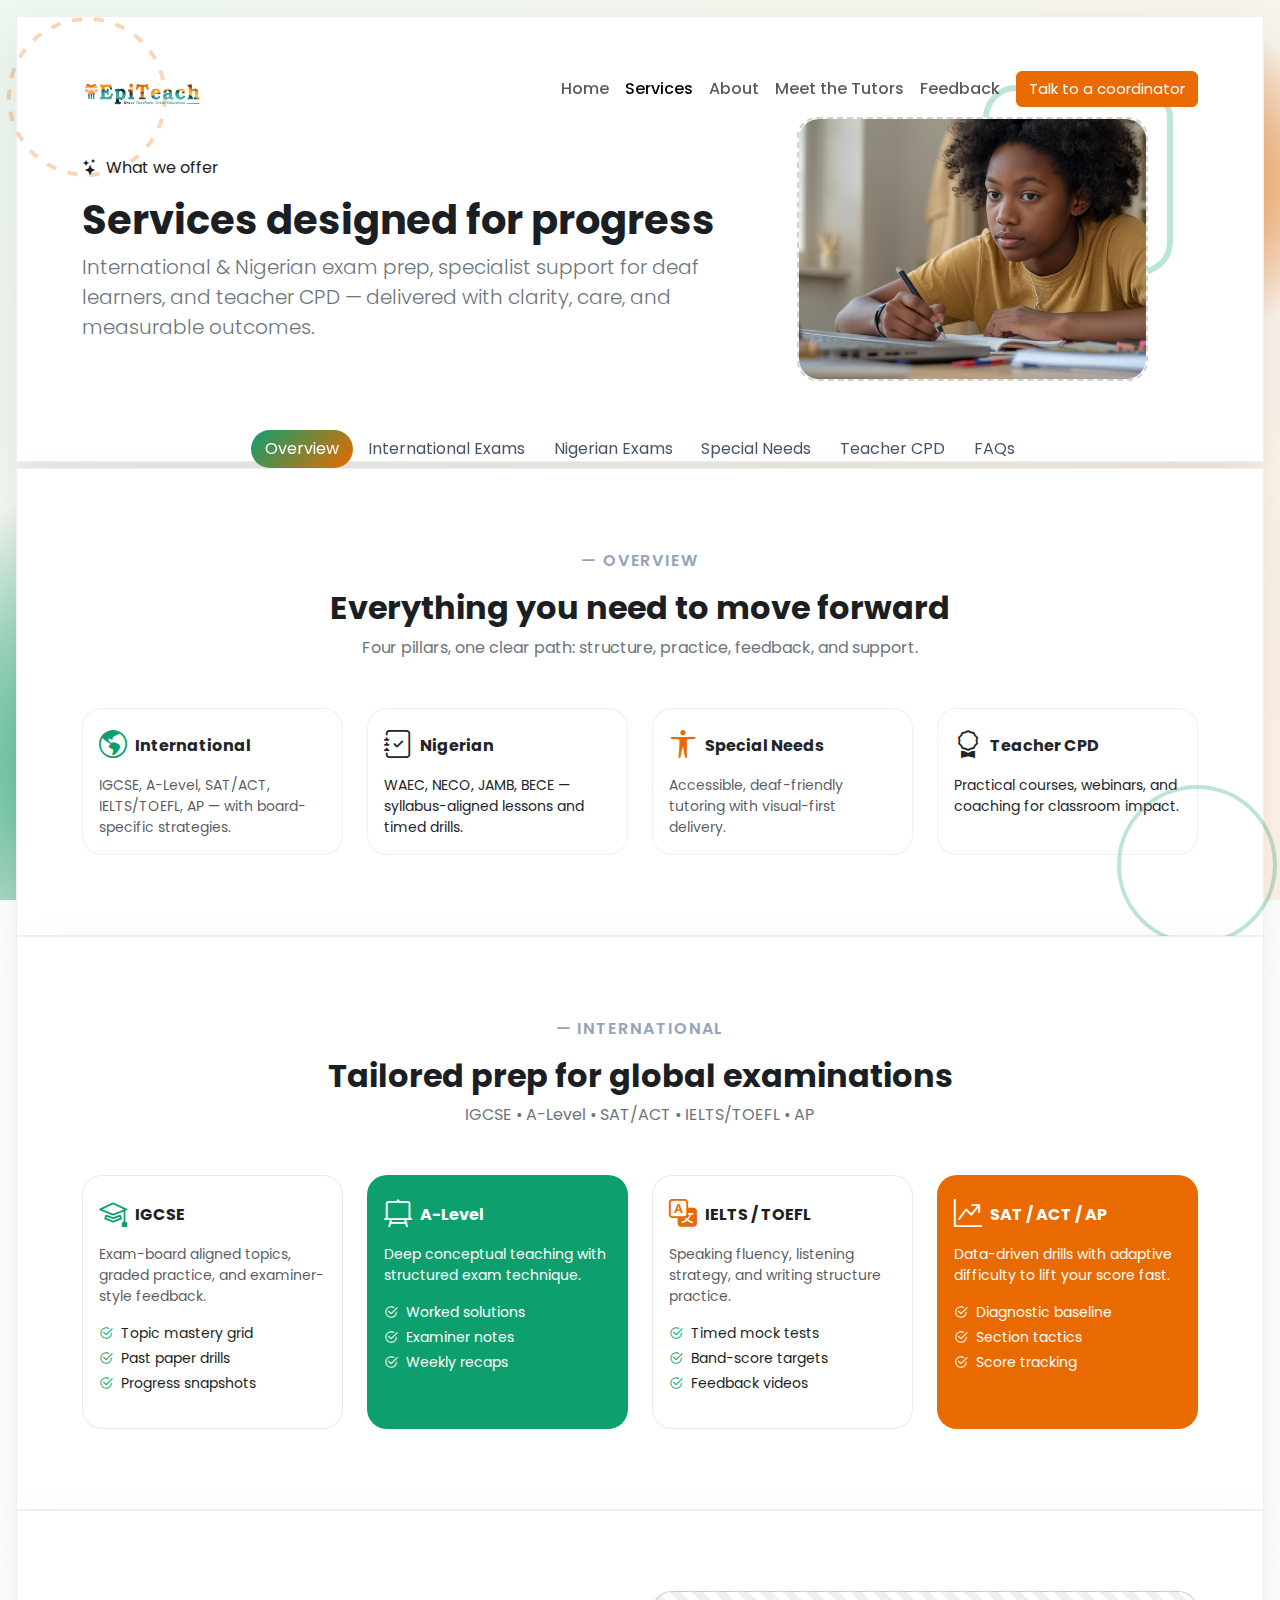
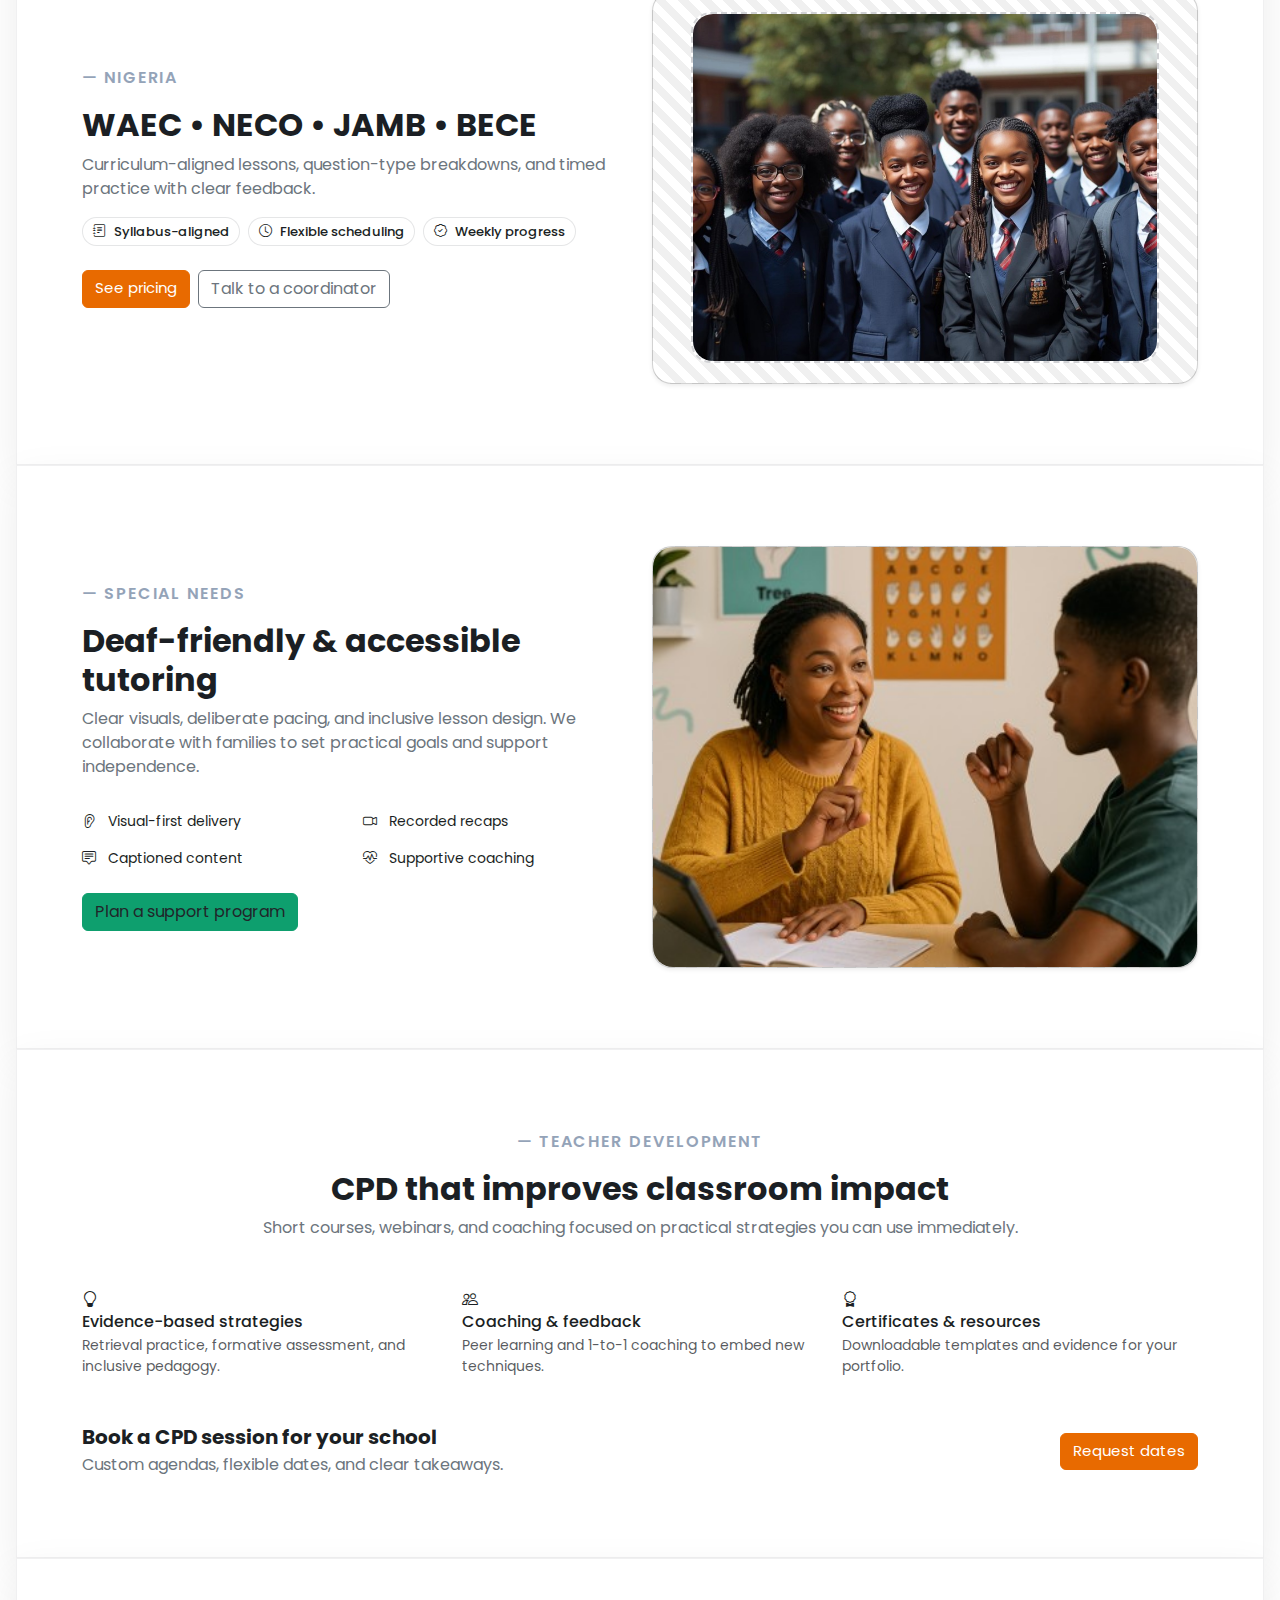
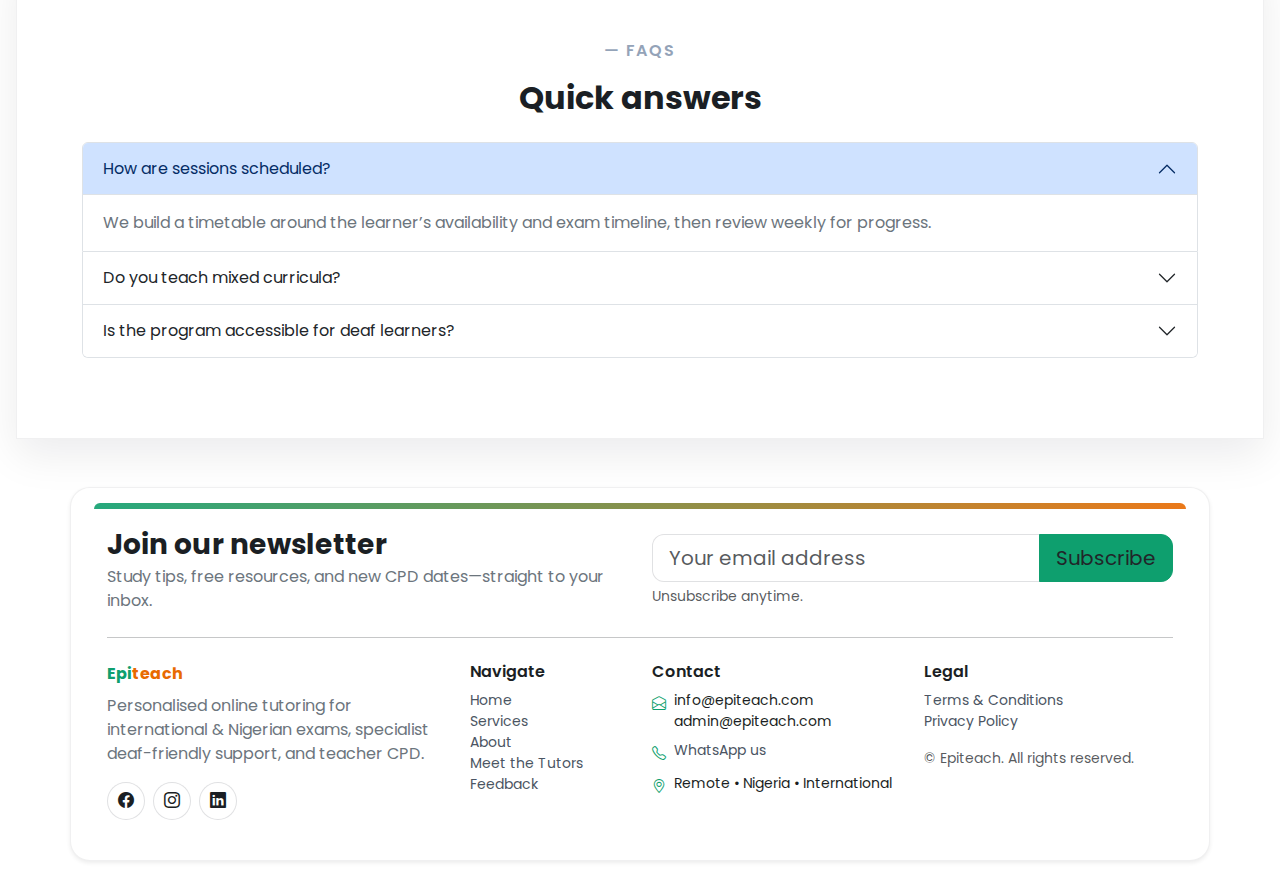
<file: services.html>
<!doctype html>
<html lang="en" data-bs-spy="scroll" data-bs-target="#subnav" data-bs-offset="120">
<head>
  <meta charset="utf-8" />
  <meta name="viewport" content="width=device-width, initial-scale=1" />
  <title>Epiteach • Services</title>
  <meta name="description" content="International & Nigerian exam prep, specialist deaf-friendly support, and Teacher CPD — delivered with clarity, care, and measurable outcomes." />
  <!-- Google Font: Poppins -->
  <link href="https://fonts.googleapis.com/css2?family=Poppins:wght@300;400;500;600;700;800&display=swap" rel="stylesheet">
  <!-- Bootstrap CSS -->
  <link href="https://cdn.jsdelivr.net/npm/bootstrap@5.3.3/dist/css/bootstrap.min.css" rel="stylesheet">
  <!-- Icons -->
  <link href="https://cdn.jsdelivr.net/npm/bootstrap-icons@1.11.3/font/bootstrap-icons.css" rel="stylesheet">
  <!-- Site CSS (same as homepage) -->
  <link href="style.css" rel="stylesheet">
</head>
<body class="services-page">

  <!-- NAV (same transparent nav as homepage) -->
  <nav class="navbar navbar-expand-lg">
    <div class="container py-3 d-flex justify-content-between align-items-center">
       <a class="navbar-brand d-inline-flex align-items-center" href="#home" aria-label="Epiteach">
      <img src="images/logo.png" alt="Epiteach" class="brand-logo">
    </a>
      <button class="navbar-toggler" type="button" data-bs-toggle="collapse" data-bs-target="#nav" aria-controls="nav" aria-expanded="false" aria-label="Toggle navigation">
        <span class="navbar-toggler-icon"></span>
      </button>
      <div class="collapse navbar-collapse" id="nav">
        <ul class="navbar-nav ms-auto align-items-lg-center">
          <li class="nav-item"><a class="nav-link" href="index.html">Home</a></li>
          <li class="nav-item"><a class="nav-link active" href="#top">Services</a></li>
          <li class="nav-item"><a class="nav-link" href="about.html">About</a></li>
          <li class="nav-item"><a class="nav-link" href="meetthetutors.html">Meet the Tutors</a></li>
          <li class="nav-item"><a class="nav-link" href="feedback.html">Feedback</a></li>
          <li class="nav-item"><a class="btn btn-orange ms-lg-2" href="index.html#contact">Talk to a coordinator</a></li>
        </ul>
      </div>
    </div>
  </nav>

  <!-- PAGE HERO (white panel sitting on your global gradient) -->
  <header id="top" class="section-panel page-hero position-relative">
    <div class="container position-relative" style="z-index:1">
      <div class="row align-items-center gy-4">
        <div class="col-lg-7">
          <span class="badge-free mb-3 d-inline-flex align-items-center gap-2">
            <i class="bi bi-stars"></i> What we offer
          </span>
          <h1 class="mb-2 fw-bold">Services designed for progress</h1>
          <p class="text-secondary mb-0 lead">
            International & Nigerian exam prep, specialist support for deaf learners, and teacher CPD —
            delivered with clarity, care, and measurable outcomes.
          </p>
        </div>
        <div class="col-lg-5 d-flex justify-content-lg-end">
          <div class="ph-box rounded-xl" style="width:78%;aspect-ratio:4/3;">
            <img src="images/serviceshero.jpg"
                 class="w-100 rounded-xl" style="height:100%;object-fit:cover" alt="Epiteach services overview" />
          </div>
        </div>
      </div>
    </div>

    <!-- Subtle decor -->
    <div class="decor sv-hero-1 floaty-slow reveal">
      <svg width="180" height="180" viewBox="0 0 180 180" fill="none" aria-hidden="true">
        <circle cx="90" cy="90" r="78" class="thin dash stroke-orange"/>
      </svg>
    </div>
    <div class="decor sv-hero-2 floaty-fast reveal">
      <svg width="220" height="220" viewBox="0 0 220 220" fill="none" aria-hidden="true">
        <rect x="18" y="18" width="184" height="184" rx="30" class="thick stroke-teal"/>
      </svg>
    </div>
  </header>

  <!-- SUBNAV (sticky) -->
  <div class="subnav-wrapper">
    <div class="container">
      <ul id="subnav" class="nav nav-pills subnav justify-content-center">
        <li class="nav-item"><a class="nav-link" href="#overview">Overview</a></li>
        <li class="nav-item"><a class="nav-link" href="#intl">International Exams</a></li>
        <li class="nav-item"><a class="nav-link" href="#nigeria">Nigerian Exams</a></li>
        <li class="nav-item"><a class="nav-link" href="#special">Special Needs</a></li>
        <li class="nav-item"><a class="nav-link" href="#cpd">Teacher CPD</a></li>
        <li class="nav-item"><a class="nav-link" href="#faqs">FAQs</a></li>
      </ul>
    </div>
  </div>

  <!-- OVERVIEW (alternating cards like home) -->
  <section id="overview" class="section-panel">
    <div class="container">
      <div class="text-center mb-5">
        <p class="section-sub">— Overview</p>
        <h2 class="fw-bold m-0">Everything you need to move forward</h2>
        <p class="text-secondary mt-2 mb-0">Four pillars, one clear path: structure, practice, feedback, and support.</p>
      </div>

      <div class="row g-4 align-items-stretch">
        <!-- 1) White -->
        <div class="col-6 col-lg-3">
          <div class="card cat-card rounded-xl h-100 p-3">
            <div class="d-flex align-items-center gap-2 mb-2">
              <i class="bi bi-globe-americas fs-3 text-teal"></i><strong>International</strong>
            </div>
            <p class="text-muted small mb-0">IGCSE, A-Level, SAT/ACT, IELTS/TOEFL, AP — with board-specific strategies.</p>
          </div>
        </div>
        <!-- 2) Teal -->
        <div class="col-6 col-lg-3">
          <div class="card cat-card cat-card--teal rounded-xl h-100 p-3">
            <div class="d-flex align-items-center gap-2 mb-2">
              <i class="bi bi-journal-check fs-3"></i><strong>Nigerian</strong>
            </div>
            <p class="small mb-0">WAEC, NECO, JAMB, BECE — syllabus-aligned lessons and timed drills.</p>
          </div>
        </div>
        <!-- 3) White -->
        <div class="col-6 col-lg-3">
          <div class="card cat-card rounded-xl h-100 p-3">
            <div class="d-flex align-items-center gap-2 mb-2">
              <i class="bi bi-universal-access fs-3 text-orange"></i><strong>Special Needs</strong>
            </div>
            <p class="text-muted small mb-0">Accessible, deaf-friendly tutoring with visual-first delivery.</p>
          </div>
        </div>
        <!-- 4) Orange -->
        <div class="col-6 col-lg-3">
          <div class="card cat-card cat-card--orange rounded-xl h-100 p-3">
            <div class="d-flex align-items-center gap-2 mb-2">
              <i class="bi bi-award fs-3"></i><strong>Teacher CPD</strong>
            </div>
            <p class="small mb-0">Practical courses, webinars, and coaching for classroom impact.</p>
          </div>
        </div>
      </div>
    </div>

    <!-- Decor -->
    <div class="decor sv-ov-1 floaty-fast reveal">
      <svg width="180" height="180" viewBox="0 0 180 180" fill="none"><circle cx="90" cy="90" r="78" class="thin stroke-teal"/></svg>
    </div>
  </section>

  <!-- INTERNATIONAL -->
  <section id="intl" class="section-panel">
    <div class="container">
      <div class="text-center mb-5">
        <p class="section-sub">— International</p>
        <h2 class="fw-bold m-0">Tailored prep for global examinations</h2>
        <p class="text-secondary mt-2 mb-0">IGCSE • A-Level • SAT/ACT • IELTS/TOEFL • AP</p>
      </div>

      <div class="row g-4">
        <div class="col-md-6 col-lg-3">
          <div class="service-card sc--white h-100">
            <div class="d-flex align-items-center gap-2 mb-2"><i class="bi bi-mortarboard fs-3 text-teal"></i><strong>IGCSE</strong></div>
            <p class="text-muted small mb-3">Exam-board aligned topics, graded practice, and examiner-style feedback.</p>
            <ul class="list-unstyled small feature-list">
              <li><i class="bi bi-check2-circle"></i> Topic mastery grid</li>
              <li><i class="bi bi-check2-circle"></i> Past paper drills</li>
              <li><i class="bi bi-check2-circle"></i> Progress snapshots</li>
            </ul>
          </div>
        </div>
        <div class="col-md-6 col-lg-3">
          <div class="service-card sc--teal h-100">
            <div class="d-flex align-items-center gap-2 mb-2"><i class="bi bi-easel2 fs-3"></i><strong>A-Level</strong></div>
            <p class="small mb-3">Deep conceptual teaching with structured exam technique.</p>
            <ul class="list-unstyled small feature-list">
              <li><i class="bi bi-check2-circle"></i> Worked solutions</li>
              <li><i class="bi bi-check2-circle"></i> Examiner notes</li>
              <li><i class="bi bi-check2-circle"></i> Weekly recaps</li>
            </ul>
          </div>
        </div>
        <div class="col-md-6 col-lg-3">
          <div class="service-card sc--white h-100">
            <div class="d-flex align-items-center gap-2 mb-2"><i class="bi bi-translate fs-3 text-orange"></i><strong>IELTS / TOEFL</strong></div>
            <p class="text-muted small mb-3">Speaking fluency, listening strategy, and writing structure practice.</p>
            <ul class="list-unstyled small feature-list">
              <li><i class="bi bi-check2-circle"></i> Timed mock tests</li>
              <li><i class="bi bi-check2-circle"></i> Band-score targets</li>
              <li><i class="bi bi-check2-circle"></i> Feedback videos</li>
            </ul>
          </div>
        </div>
        <div class="col-md-6 col-lg-3">
          <div class="service-card sc--orange h-100">
            <div class="d-flex align-items-center gap-2 mb-2"><i class="bi bi-graph-up-arrow fs-3"></i><strong>SAT / ACT / AP</strong></div>
            <p class="small mb-3">Data-driven drills with adaptive difficulty to lift your score fast.</p>
            <ul class="list-unstyled small feature-list">
              <li><i class="bi bi-check2-circle"></i> Diagnostic baseline</li>
              <li><i class="bi bi-check2-circle"></i> Section tactics</li>
              <li><i class="bi bi-check2-circle"></i> Score tracking</li>
            </ul>
          </div>
        </div>
      </div>

    
    </div>
    <div class="decor sv-intl-1 floaty-slow reveal">
      <svg width="220" height="120" viewBox="0 0 220 120" fill="none" aria-hidden="true">
        <path d="M10 100 C70 30, 150 80, 210 30" class="thick stroke-orange" stroke-linecap="round"/>
      </svg>
    </div>
  </section>

  <!-- NIGERIAN -->
  <section id="nigeria" class="section-panel">
    <div class="container">
      <div class="row align-items-center gy-4">
        <div class="col-lg-6">
          <p class="section-sub">— Nigeria</p>
          <h2 class="fw-bold">WAEC • NECO • JAMB • BECE</h2>
          <p class="text-secondary">Curriculum-aligned lessons, question-type breakdowns, and timed practice with clear feedback.</p>
          <div class="d-flex flex-wrap gap-2 mt-3">
            <span class="chip"><i class="bi bi-journal-text me-1"></i>Syllabus-aligned</span>
            <span class="chip"><i class="bi bi-clock me-1"></i>Flexible scheduling</span>
            <span class="chip"><i class="bi bi-patch-check me-1"></i>Weekly progress</span>
          </div>
          <div class="mt-4 d-flex gap-2">
            <a class="btn btn-orange" href="index.html#pricing">See pricing</a>
            <a class="btn btn-outline-secondary" href="index.html#contact">Talk to a coordinator</a>
          </div>
        </div>
        <div class="col-lg-6">
          <div class="card rounded-xl shadow-sm striped">
            <div class="ph-box rounded-xl" style="width:86%;aspect-ratio:4/3;margin:20px auto;">
              <img src ="images/services2.jpg"
                   class="w-100 rounded-xl" style="height:100%;object-fit:cover" alt="Nigerian exam prep with Epiteach" />
            </div>
          </div>
        </div>
      </div>
    </div>
    <div class="decor sv-ng-1 floaty-fast reveal">
      <svg width="160" height="160" viewBox="0 0 160 160" fill="none" aria-hidden="true">
        <rect x="14" y="14" width="132" height="132" rx="24" class="thin dash stroke-teal"/>
      </svg>
    </div>
  </section>

  <!-- SPECIAL NEEDS -->
  <section id="special" class="section-panel">
    <div class="container">
      <div class="row align-items-center gy-4">
        <div class="col-lg-6 order-lg-2">
          <div class="card rounded-xl shadow-sm striped">
            <img src="images/services3.jpg"
                 class="w-100 rounded-xl" style="height:420px;object-fit:cover" alt="Accessible learning" />
          </div>
        </div>
        <div class="col-lg-6">
          <p class="section-sub">— Special Needs</p>
          <h2 class="fw-bold">Deaf-friendly & accessible tutoring</h2>
          <p class="text-secondary">Clear visuals, deliberate pacing, and inclusive lesson design. We collaborate with families to set practical goals and support independence.</p>
          <div class="row g-3 small mt-2">
            <div class="col-6"><i class="bi bi-ear me-2"></i> Visual-first delivery</div>
            <div class="col-6"><i class="bi bi-camera-video me-2"></i> Recorded recaps</div>
            <div class="col-6"><i class="bi bi-chat-square-text me-2"></i> Captioned content</div>
            <div class="col-6"><i class="bi bi-heart-pulse me-2"></i> Supportive coaching</div>
          </div>
          <div class="mt-4">
            <a class="btn btn-teal" href="index.html#contact">Plan a support program</a>
          </div>
        </div>
      </div>
    </div>
    <div class="decor sv-sp-1 floaty-slow reveal">
      <svg width="200" height="200" viewBox="0 0 200 200" fill="none" aria-hidden="true">
        <circle cx="100" cy="100" r="86" class="thin stroke-orange"/>
      </svg>
    </div>
  </section>

  <!-- TEACHER CPD -->
  <section id="cpd" class="section-panel">
    <div class="container">
      <div class="text-center mb-5">
        <p class="section-sub">— Teacher Development</p>
        <h2 class="fw-bold">CPD that improves classroom impact</h2>
        <p class="text-secondary">Short courses, webinars, and coaching focused on practical strategies you can use immediately.</p>
      </div>

      <div class="row g-4">
        <div class="col-md-4">
          <div class="step">
            <div class="step-icon"><i class="bi bi-lightbulb"></i></div>
            <div class="step-body">
              <h6 class="mb-1">Evidence-based strategies</h6>
              <p class="small text-muted mb-0">Retrieval practice, formative assessment, and inclusive pedagogy.</p>
            </div>
          </div>
        </div>
        <div class="col-md-4">
          <div class="step">
            <div class="step-icon"><i class="bi bi-people"></i></div>
            <div class="step-body">
              <h6 class="mb-1">Coaching & feedback</h6>
              <p class="small text-muted mb-0">Peer learning and 1-to-1 coaching to embed new techniques.</p>
            </div>
          </div>
        </div>
        <div class="col-md-4">
          <div class="step">
            <div class="step-icon"><i class="bi bi-award"></i></div>
            <div class="step-body">
              <h6 class="mb-1">Certificates & resources</h6>
              <p class="small text-muted mb-0">Downloadable templates and evidence for your portfolio.</p>
            </div>
          </div>
        </div>
      </div>

      <div class="cta-slab mt-5">
        <div class="row align-items-center g-3">
          <div class="col-lg-8">
            <h5 class="fw-bold mb-1">Book a CPD session for your school</h5>
            <p class="text-secondary mb-0">Custom agendas, flexible dates, and clear takeaways.</p>
          </div>
          <div class="col-lg-4 text-lg-end">
            <a class="btn btn-orange" href="index.html#contact">Request dates</a>
          </div>
        </div>
      </div>
    </div>
    <div class="decor sv-cpd-1 floaty-fast reveal">
      <svg width="200" height="200" viewBox="0 0 200 200" fill="none" aria-hidden="true">
        <rect x="18" y="18" width="164" height="164" rx="28" class="thin dash stroke-teal"/>
      </svg>
    </div>
  </section>

  <!-- FAQS -->
  <section id="faqs" class="section-panel">
    <div class="container">
      <div class="text-center mb-4">
        <p class="section-sub">— FAQs</p>
        <h2 class="fw-bold m-0">Quick answers</h2>
      </div>

      <div class="accordion" id="faqAcc">
        <div class="accordion-item">
          <h2 class="accordion-header" id="f1"><button class="accordion-button" type="button" data-bs-toggle="collapse" data-bs-target="#c1" aria-expanded="true" aria-controls="c1">How are sessions scheduled?</button></h2>
          <div id="c1" class="accordion-collapse collapse show" aria-labelledby="f1" data-bs-parent="#faqAcc">
            <div class="accordion-body text-secondary">We build a timetable around the learner’s availability and exam timeline, then review weekly for progress.</div>
          </div>
        </div>
        <div class="accordion-item">
          <h2 class="accordion-header" id="f2"><button class="accordion-button collapsed" type="button" data-bs-toggle="collapse" data-bs-target="#c2" aria-expanded="false" aria-controls="c2">Do you teach mixed curricula?</button></h2>
          <div id="c2" class="accordion-collapse collapse" aria-labelledby="f2" data-bs-parent="#faqAcc">
            <div class="accordion-body text-secondary">Yes — we match a tutor with the right board experience (IGCSE, A-Level, WAEC, NECO, JAMB) and adapt pacing accordingly.</div>
          </div>
        </div>
        <div class="accordion-item">
          <h2 class="accordion-header" id="f3"><button class="accordion-button collapsed" type="button" data-bs-toggle="collapse" data-bs-target="#c3" aria-expanded="false" aria-controls="c3">Is the program accessible for deaf learners?</button></h2>
          <div id="c3" class="accordion-collapse collapse" aria-labelledby="f3" data-bs-parent="#faqAcc">
            <div class="accordion-body text-secondary">We use visual-first materials, captioned content, and clear signposting. Families can request additional accommodations.</div>
          </div>
        </div>
      </div>
    </div>
  </section>

  <!-- FOOTER -->
<footer id="site-footer" class="mt-5" aria-label="Footer">
  <div class="container footer-panel rounded-xl shadow-sm">
    <!-- Newsletter -->
    <div class="row g-4 align-items-center mb-4" id="newsletterPanel">
      <div class="col-lg-6">
        <h3 class="fw-bold mb-1">Join our newsletter</h3>
        <p class="text-secondary mb-0">Study tips, free resources, and new CPD dates—straight to your inbox.</p>
      </div>
      <div class="col-lg-6">
        <form name="newsletter" method="POST" data-netlify="true" netlify-honeypot="bot-field" class="newsletter-form">
          <input type="hidden" name="form-name" value="newsletter">
          <div class="visually-hidden">
            <label>Don’t fill this out if you’re human: <input name="bot-field"></label>
          </div>
          <div class="input-group input-group-lg">
            <input type="email" class="form-control" name="email" placeholder="Your email address" required aria-label="Email address">
            <button class="btn btn-teal subscribe-button" type="submit">Subscribe</button>
          </div>
          <div class="form-text small mt-1">Unsubscribe anytime.</div>
        </form>
      </div>
    </div>

    <hr class="my-4">

    <!-- Main footer grid -->
    <div class="row g-4">
      <!-- Brand & Social -->
      <div class="col-md-4">
        <a class="navbar-brand fw-bold d-inline-flex align-items-center mb-2" href="#home">
          <span class="text-teal">Epi</span><span class="text-orange">teach</span>
        </a>
        <p class="text-secondary mb-3">Personalised online tutoring for international & Nigerian exams, specialist deaf-friendly support, and teacher CPD.</p>
        <div class="d-flex gap-2">
          <a class="social-btn" href="https://www.facebook.com/share/1B7PebBF4J/?mibextid=wwXIfr" aria-label="Facebook"><i class="bi bi-facebook"></i></a>
          <a class="social-btn" href="https://www.instagram.com/epiteach?igsh=MTJlZTIyN3lvb2RweA==" aria-label="Instagram"><i class="bi bi-instagram"></i></a>
          <a class="social-btn" href="https://lnkd.in/p/dj8Mt_Zd" aria-label="LinkedIn"><i class="bi bi-linkedin"></i></a>
        </div>
      </div>

      <!-- Navigation -->
      <div class="col-6 col-md-2">
        <h6 class="fw-semibold mb-2">Navigate</h6>
        <ul class="list-unstyled small mb-0">
          <li><a class="footer-link" href="index.html">Home</a></li>
          <li><a class="footer-link" href="services.html">Services</a></li>
          <li><a class="footer-link" href="about.html">About</a></li>
          <li><a class="footer-link" href="meetthetutors.html">Meet the Tutors</a></li>
          <li><a class="footer-link" href="feedback.html">Feedback</a></li>
        </ul>
      </div>

      <!-- Contact -->
      <div class="col-6 col-md-3">
        <h6 class="fw-semibold mb-2">Contact</h6>
        <ul class="list-unstyled small mb-0">
          <li class="d-flex gap-2 align-items-start">
            <i class="bi bi-envelope-open text-teal mt-1"></i>
            <span>info@epiteach.com<br>admin@epiteach.com</span>
          </li>
          <li class="d-flex gap-2 align-items-start mt-2">
            <i class="bi bi-telephone text-teal mt-1"></i>
            <a class="footer-link" href="https://wa.me/+2348183379605" target="_blank" rel="noopener">WhatsApp us</a>
          </li>
          <li class="d-flex gap-2 align-items-start mt-2">
            <i class="bi bi-geo-alt text-teal mt-1"></i>
            <span>Remote • Nigeria • International</span>
          </li>
        </ul>
      </div>

      <!-- Legal -->
      <div class="col-md-3">
        <h6 class="fw-semibold mb-2">Legal</h6>
        <ul class="list-unstyled small mb-3">
          <li><a class="footer-link" href="/terms.html">Terms & Conditions</a></li>
          <li><a class="footer-link" href="/privacy.html">Privacy Policy</a></li>
        </ul>
        <div class="small text-muted">© <span id="year"></span> Epiteach. All rights reserved.</div>
      </div>
    </div>
  </div>
</footer>


  <!-- Bootstrap + tiny page script -->
  <script src="https://cdn.jsdelivr.net/npm/bootstrap@5.3.3/dist/js/bootstrap.bundle.min.js"></script>
  <script>
    // ScrollSpy for the sticky subnav
    document.addEventListener('DOMContentLoaded', function(){
      try { new bootstrap.ScrollSpy(document.body, { target:'#subnav', offset:120 }); } catch(e){}
    });

    // Reveal shapes on scroll (same pattern as home)
    (function(){
      const items = document.querySelectorAll('.reveal');
      if(!items.length || !('IntersectionObserver' in window)) return;
      const obs = new IntersectionObserver((entries)=>{
        entries.forEach(e=>{
          if(e.isIntersecting){
            e.target.classList.add('is-visible');
            obs.unobserve(e.target);
          }
        });
      }, { rootMargin: '0px 0px -10% 0px', threshold: .15 });
      items.forEach(el => obs.observe(el));
    })();
  </script>
</body>
</html>
</file>
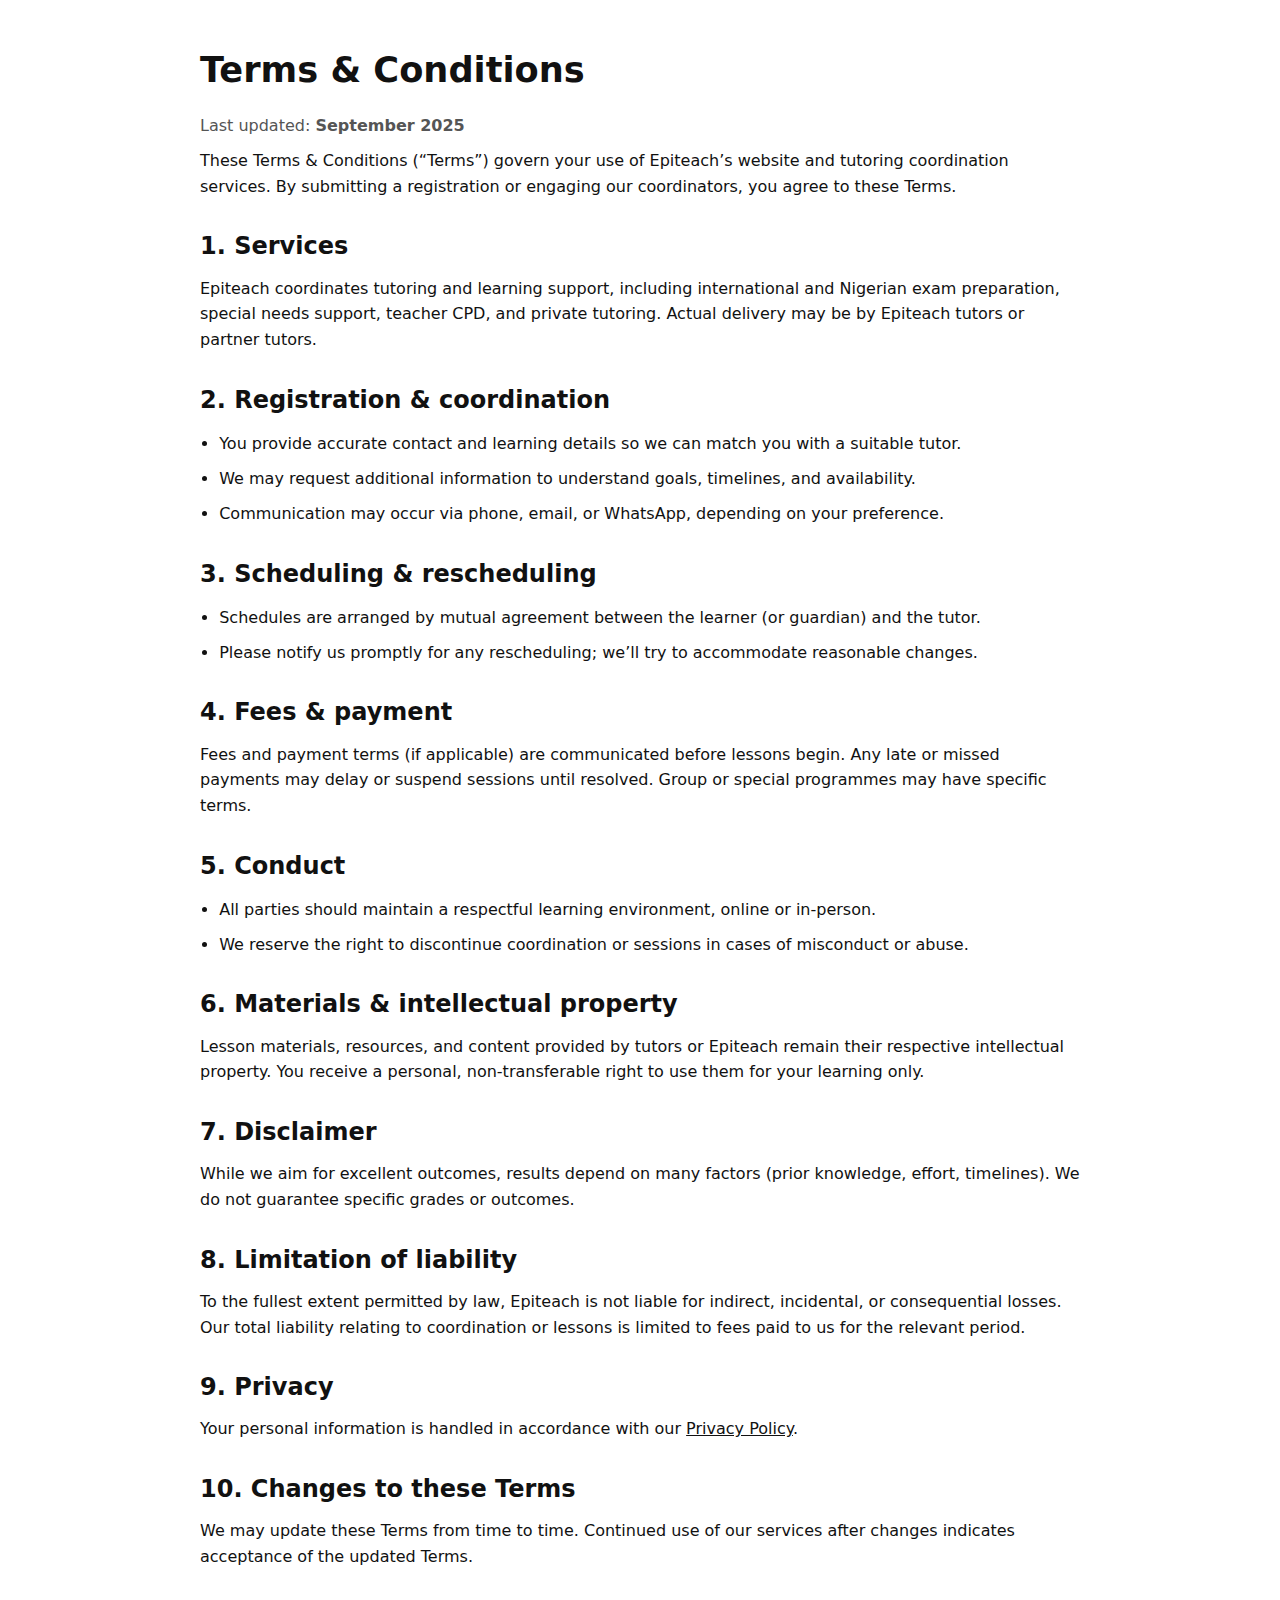
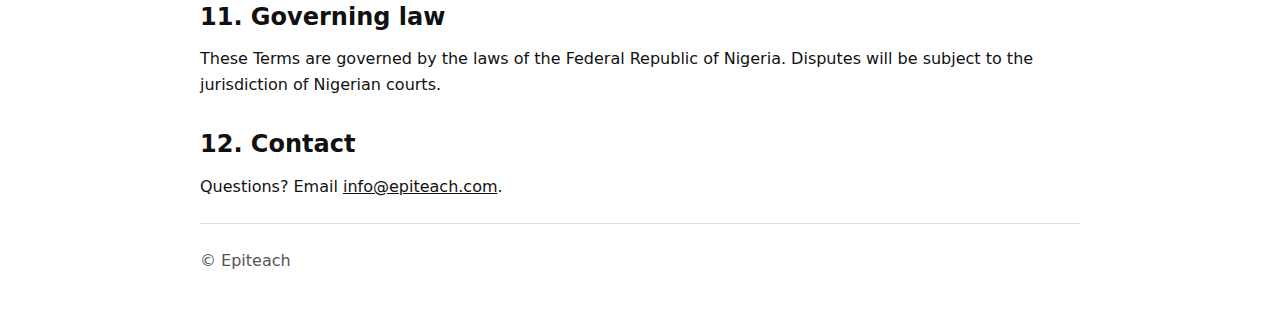
<file: terms.html>
<!doctype html>
<html lang="en">
<head>
  <meta charset="utf-8">
  <title>Terms & Conditions — Epiteach</title>
  <meta name="viewport" content="width=device-width, initial-scale=1">
  <!-- Monochrome, print-friendly, no external styles -->
  <style>
    :root { --ink:#111; --muted:#555; }
    html,body{background:#fff;color:var(--ink);font:16px/1.6 system-ui,-apple-system,Segoe UI,Roboto,Arial,sans-serif}
    .wrap{max-width:880px;margin:48px auto;padding:0 20px}
    h1,h2,h3{line-height:1.25;margin:0 0 .6em}
    h1{font-size:clamp(1.6rem,2.8vw,2.2rem);font-weight:800}
    h2{font-size:clamp(1.2rem,2.2vw,1.5rem);margin-top:2rem}
    p,li{margin:.6em 0}
    ul{padding-left:1.2em}
    .muted{color:var(--muted)}
    a{color:inherit;text-decoration:underline}
    hr{border:0;border-top:1px solid #ddd;margin:1.5rem 0}
    @media print {.wrap{margin:0;}}
  </style>
</head>
<body>
  <main class="wrap">
    <h1>Terms &amp; Conditions</h1>
    <p class="muted">Last updated: <strong>September 2025</strong></p>

    <p>
      These Terms &amp; Conditions (“Terms”) govern your use of Epiteach’s website and tutoring coordination services.
      By submitting a registration or engaging our coordinators, you agree to these Terms.
    </p>

    <h2>1. Services</h2>
    <p>
      Epiteach coordinates tutoring and learning support, including international and Nigerian exam preparation,
      special needs support, teacher CPD, and private tutoring. Actual delivery may be by Epiteach tutors or partner tutors.
    </p>

    <h2>2. Registration &amp; coordination</h2>
    <ul>
      <li>You provide accurate contact and learning details so we can match you with a suitable tutor.</li>
      <li>We may request additional information to understand goals, timelines, and availability.</li>
      <li>Communication may occur via phone, email, or WhatsApp, depending on your preference.</li>
    </ul>

    <h2>3. Scheduling &amp; rescheduling</h2>
    <ul>
      <li>Schedules are arranged by mutual agreement between the learner (or guardian) and the tutor.</li>
      <li>Please notify us promptly for any rescheduling; we’ll try to accommodate reasonable changes.</li>
    </ul>

    <h2>4. Fees &amp; payment</h2>
    <p>
      Fees and payment terms (if applicable) are communicated before lessons begin. Any late or missed payments may delay or suspend sessions
      until resolved. Group or special programmes may have specific terms.
    </p>

    <h2>5. Conduct</h2>
    <ul>
      <li>All parties should maintain a respectful learning environment, online or in-person.</li>
      <li>We reserve the right to discontinue coordination or sessions in cases of misconduct or abuse.</li>
    </ul>

    <h2>6. Materials &amp; intellectual property</h2>
    <p>
      Lesson materials, resources, and content provided by tutors or Epiteach remain their respective intellectual property.
      You receive a personal, non-transferable right to use them for your learning only.
    </p>

    <h2>7. Disclaimer</h2>
    <p>
      While we aim for excellent outcomes, results depend on many factors (prior knowledge, effort, timelines).
      We do not guarantee specific grades or outcomes.
    </p>

    <h2>8. Limitation of liability</h2>
    <p>
      To the fullest extent permitted by law, Epiteach is not liable for indirect, incidental, or consequential losses.
      Our total liability relating to coordination or lessons is limited to fees paid to us for the relevant period.
    </p>

    <h2>9. Privacy</h2>
    <p>
      Your personal information is handled in accordance with our <a href="privacy.html">Privacy Policy</a>.
    </p>

    <h2>10. Changes to these Terms</h2>
    <p>
      We may update these Terms from time to time. Continued use of our services after changes indicates acceptance of the updated Terms.
    </p>

    <h2>11. Governing law</h2>
    <p>
      These Terms are governed by the laws of the Federal Republic of Nigeria. Disputes will be subject to the jurisdiction of Nigerian courts.
    </p>

    <h2>12. Contact</h2>
    <p>
      Questions? Email <a href="mailto:info@epiteach.com">info@epiteach.com</a>.
    </p>

    <hr>
    <p class="muted">© Epiteach</p>
  </main>
</body>
</html>
</file>
<file: style.css>
/* ============ Epiteach Styles ============ */
:root{
  --orange:#e86a00;        /* deeper orange */
  --orange-600:#c95f00;
  --teal:#0e9f6e;          /* greener teal */
  --teal-700:#0b845c;
  --ink:#1b1f24;
  --muted:#6b7280;
  --peach:#fff1e6;         /* pale orange side */
  --mint:#edf8f1;          /* light green side */
  --radius:1.25rem;
}
html{scroll-behavior:smooth}
/* Global page padding + 4-color gradient base */
body{
  font-family:'Poppins',system-ui,-apple-system,Segoe UI,Roboto,Arial,sans-serif;
  color:var(--ink);
  padding:16px;
  background:
    radial-gradient(700px 350px at 15% 15%,  var(--mint),   transparent 40%),
    radial-gradient(800px 420px at 85% 20%,  var(--orange),   transparent 40%),
    radial-gradient(900px 480px at 20% 85%,  var(--teal), transparent 60%),
    radial-gradient(700px 380px at 90% 90%,  var(--peach),  transparent 60%),
    linear-gradient(135deg, var(--mint), var(--peach));
  background-attachment: fixed;
}


.rounded-xl{border-radius:var(--radius)}
.text-orange{color:var(--orange)!important}
.text-teal{color:var(--teal)!important}
.btn-teal{--bs-btn-bg:var(--teal);--bs-btn-border-color:var(--teal);--bs-btn-hover-bg:var(--teal-700);--bs-btn-hover-border-color:var(--teal-700)}
.btn-orange{--bs-btn-bg:var(--orange);--bs-btn-border-color:var(--orange);--bs-btn-hover-bg:var(--orange-600);--bs-btn-hover-border-color:var(--orange-600)}
.navbar{background:transparent!important;position:absolute;left:0;right:0;top:0;z-index:20}
.navbar .nav-link{font-weight:500}
header.hero{position:relative;padding:120px 0 56px;background:linear-gradient(90deg,var(--peach) 0% 58%, var(--mint) 58% 100%)}
.hero .badge-free{background:#ffe8d6;color:#9a4700;border-radius:999px;padding:.4rem .8rem;font-weight:600}
.hero h1{font-weight:800;line-height:1.1}
.hero .highlight{background:#ffd9bf;border-radius:14px;padding:0 .4rem;display:inline-block}
.hero .actions .btn{padding:.8rem 1.2rem;border-radius:12px}
.hero .student-strip img{width:36px;height:36px;border-radius:50%;border:2px solid #fff;margin-left:-8px;object-fit:cover}
.hero .metric{color:#64748b}
.hero-card{position:relative;overflow:hidden;border:0}
.hero-card .pattern{position:absolute;inset:0;pointer-events:none;opacity:.45;background:
  radial-gradient(1000px 520px at 110% 0%, rgba(14,159,110,.14), transparent),
  radial-gradient(600px 380px at -10% 110%, rgba(232,106,0,.12), transparent)}
.striped{background-image:repeating-linear-gradient(45deg, rgba(0,0,0,.06) 0 8px, rgba(0,0,0,0) 8px 16px)}
.ph-box{width:68%;margin-inline:auto;aspect-ratio:1/1;border:2px dashed rgba(2,6,23,.18);display:grid;place-items:center;background:#fff;position:relative}
.ph-box small{color:#94a3b8}
section{padding:80px 0}
.section-sub{color:#94a3b8;text-transform:uppercase;letter-spacing:.12em;font-weight:600}
.cat-card{border:1px solid rgba(0,0,0,.06);transition:transform .25s, box-shadow .25s}
.cat-card:hover{transform:translateY(-6px);box-shadow:0 16px 40px rgba(2,6,23,.08)}
.cat-card.active{background:var(--teal);color:#fff;border-color:transparent}
.cat-card.active .text-muted{color:#e6fffb!important}
.tick{color:#16a34a}
.hovercard{position:fixed;pointer-events:none;z-index:1070;transform:translate(-50%,-120%);background:#fff;border:1px solid rgba(0,0,0,.06);box-shadow:0 12px 30px rgba(0,0,0,.12);padding:.55rem .7rem;border-radius:.7rem;font-size:.9rem;opacity:0;transition:opacity .12s}



/* Brand logo sizing */
.navbar-brand .brand-logo{
  height: 36px; width: auto; display:block;
}
@media (min-width: 992px){
  .navbar-brand .brand-logo{ height: 120px; }
}


/* ===== Transformative Hero Visual ===== */
.hero-card{
  position: relative;
  border:1px solid rgba(2,6,23,.08);
  border-radius: var(--radius);
  box-shadow: 0 18px 50px rgba(2,6,23,.12);
  transform-style: preserve-3d;
  transition: transform .25s ease, box-shadow .25s ease;
  will-change: transform;
}
.hero-card:hover{
  box-shadow: 0 26px 70px rgba(2,6,23,.18);
}

/* --- Hero visual: let image rise above the pattern and stop cropping --- */

/* Make the pattern a bit inset so the image can peek outside it */
.hero-card .pattern{
  position:absolute; inset: clamp(10px, 2.2vw, 18px);
  z-index: 0;              /* stay behind the image */
  border-radius: calc(var(--radius) - clamp(10px, 2.2vw, 18px));
  /* keep whatever background you already had; these are safe fallbacks */
  pointer-events:none; opacity: .08;
}

/* Image sits above the pattern and nudges upward with negative margin */
.hero-card .hero-img{
  position: relative;
  z-index: 1;
  display:block;
  width:100%;
  height:700px !important;   /* ensure no fixed height forces a crop */
  aspect-ratio:auto !important;
  object-fit: cover !important;   /* stop cropping top/bottom */
  object-position: center center;   /* keep centered */
  margin-top: clamp(-20px, -5vw, -20px);  /* negative margin = break past pattern */
  margin-bottom: -20px;
  border-radius: var(--radius);
}

/* If an older rule was forcing a fixed aspect ratio / cover, this neutralizes it */
.hero-card .hero-img.parallax{
  transform: none;          /* the JS parallax will apply its own transform */
}

/* (Optional) Give the card a bit more breathing room so the raised image looks intentional */
.hero-card{
  overflow: hidden;         /* keep rounded corners intact */
  padding-top: clamp(8px, 1.4vw, 14px);
  padding-bottom: clamp(6px, 1vw, 10px);
}

@keyframes heroPulse{
  0%,100%{ opacity:.55; transform: translateZ(60px) scale(1.02); }
  50%    { opacity:.8;  transform: translateZ(60px) scale(1.06); }
}


/* Glassy badges that float over the image */
.hero-badge{
  position:absolute; z-index:4;
  left:14px; top:14px;
  display:inline-flex; align-items:center;
  gap:.35rem; font-weight:600; font-size:.9rem;
  padding:.4rem .7rem;
  background: rgba(255,255,255,.65);
  border:1px solid rgba(2,6,23,.1);
  border-radius: 12px;
  backdrop-filter: blur(8px);
  transform: translateZ(45px);
}
.hero-badge--alt{
  left:auto; right:14px; top:auto; bottom:14px;
}

/* Parallax helper */
.parallax{ will-change: transform; }

/* Responsive tweaks */
@media (max-width: 991.98px){
  .hero-card .hero-img{ aspect-ratio: 1/1; }
  .hb1{ width:320px; height:260px; }
  .hb2{ width:280px; height:240px; }
}




.get-in-button{
  color:white;
}



/* ===== Brands ticker ===== */
#brands.section-panel{ padding: 42px 0; } /* tighter than content sections */

.brand-ticker{
  position: relative;
  overflow: hidden;
  /* soft fade on edges */
  -webkit-mask-image: linear-gradient(90deg, transparent 0, #000 5%, #000 95%, transparent 100%);
          mask-image: linear-gradient(90deg, transparent 0, #000 5%, #000 95%, transparent 100%);
}
.brand-track{
  display: inline-flex;
  gap: clamp(28px, 4vw, 56px);
  align-items: center;
  white-space: nowrap;
  will-change: transform;
  animation: brand-scroll var(--speed, 30s) linear infinite;
}
.brand-ticker:hover .brand-track { animation-play-state: paused; }

.brand{
  display:inline-flex; align-items:center; justify-content:center;
  padding: 10px 0;
  opacity: .9;
  transition: transform .2s ease, opacity .2s ease, filter .2s ease;
}
.brand img{
  height: clamp(26px, 4.2vw, 46px);
  width: auto;
  
  opacity: .8;
}
.brand:hover{
  transform: translateY(-3px);
}
.brand:hover img{
  filter: grayscale(0);
  opacity: 1;
}

/* Smooth continuous scroll */
@keyframes brand-scroll{
  from { transform: translateX(0); }
  to   { transform: translateX(-50%); } /* 50% because the set is duplicated */
}

/* Respect reduced motion */
@media (prefers-reduced-motion: reduce){
  .brand-track{ animation: none; }
}

/* Decor placement for this section */
#brands .br-decor{ right:-22px; bottom:-18px; }


/* Services section */
/* Full-bleed white band for Services (optional) */
#services{
  background:#ffffff;
  margin: 0;            /* neutralize any external spacing if needed */
}
#services .container{
  background: transparent;
  box-shadow: none;
  padding-top: 80px;    /* keep section vertical rhythm */
  padding-bottom: 80px;
}

/* Services alternating colors */
#services .cat-card--teal{
  background: #008080;
  color:#fff;
  border-color: transparent;
}
#services .cat-card--teal i{ color: currentColor !important; }
#services .cat-card--teal p,
#services .cat-card--teal .text-muted{ color:#e6fffb !important; }

#services .cat-card--orange{
  background: #CC5500;
  color:#fff;
  border-color: transparent;
}
#services .cat-card--orange i{ color: currentColor !important; }
#services .cat-card--orange p,
#services .cat-card--orange .text-muted{ color:#fff7ed !important; }

/* keep the subtle hover on colored cards too */
#services .cat-card--teal:hover,
#services .cat-card--orange:hover{
  transform: translateY(-6px);
  box-shadow: 0 16px 40px rgba(2,6,23,.12);
}


/* ==== Pricing Panel ===================================================== */
.pricing-panel{
  position: relative;
  background:#fff;
  border:1px solid rgba(2,6,23,.06);
  padding: 32px 20px 28px;
  box-shadow: 0 16px 48px rgba(2,6,23,.08);
  overflow: hidden;
  /* cursor highlight */
  --mx: 50%;
  --my: 50%;
}
@media (min-width: 992px){
  .pricing-panel{ padding: 40px 36px 36px; }
}

/* Subtle moving glow that follows the cursor */
.pricing-panel::before{
  content:"";
  position:absolute;
  left:var(--mx); top:var(--my);
  width:0; height:0;
  transform:translate(-50%,-50%);
  background: radial-gradient(closest-side, rgba(14,159,110,.14), transparent 60%);
  border-radius:50%;
  pointer-events:none;
  transition: width .25s ease, height .25s ease, opacity .25s ease;
  opacity:0;
}
.pricing-panel.is-hover::before{
  width:360px; height:360px; opacity:1;
}

/* Accent gradient bar on top */
.pricing-panel .accent-bar{
  position:absolute; inset:0 0 auto 0; height:6px;
  background: linear-gradient(90deg, var(--teal), var(--orange));
  opacity:.9;
  border-top-left-radius: var(--radius);
  border-top-right-radius: var(--radius);
}

/* Cards */
.pricing-card{
  background:#fff;
  border:1px solid rgba(2,6,23,.06);
  border-radius: var(--radius);
  padding: 20px 18px;
  transition: transform .2s ease, box-shadow .2s ease, border-color .2s ease;
}
.pricing-panel.is-hover .pricing-card:hover{
  transform: translateY(-6px) scale(1.02);
  box-shadow: 0 18px 50px rgba(2,6,23,.12);
  border-color: rgba(2,6,23,.12);
}

/* Tier label */
.badge-tier{
  display:inline-block;
  font-weight:600;
  font-size:.85rem;
  padding:.35rem .6rem;
  border-radius:999px;
  background:#edf8f1; color:#0e9f6e;
  margin-bottom:.6rem;
}

/* Big price */
.price{
  font-weight:800;
  line-height:1;
  font-size: clamp(2rem, 3.6vw + .5rem, 3rem);
  margin-bottom:.75rem;
}
.price .currency{
  font-size: .6em; opacity:.75; margin-right:.15rem;
}
.price .per{
  font-size: .45em; opacity:.65; margin-left:.2rem;
}

/* Variants (subtle tone differences if desired) */
.pricing--intl .badge-tier{ background:#e9fbf8; color:var(--teal); }
.pricing--ng-one .badge-tier{ background:#fff2e8; color:var(--orange); }
.pricing--ng-group .badge-tier{ background:#eef2f7; color:#1b1f24; }


/* Contact split panel (enhanced) */
#contact .contact-split{
  background: transparent;
  box-shadow: 0 16px 40px rgba(2,6,23,.08);
  overflow: visible; /* allow the image to overlap */
}

#contact .contact-left{
  background: var(--teal);
  color: #fff;
  padding: 32px 20px;
  position: relative;
}
#contact .contact-right{
  background: var(--peach);
  padding: 32px 20px;
  min-height: 320px;
  position: relative;
  overflow: visible;
}

/* Placeholder tuned for peach background */
.ph-box--on-peach{
  width: 100%;
  aspect-ratio: 4 / 3;
  background: #ffffff;
  border: 2px dashed rgba(2,6,23,.18);
  display: grid;
  place-items: center;
}
#contact .ph-box--on-peach small{ color:#94a3b8; }

/* Overlap behavior */
#contact .ph-wrap{
  width: 78%;
}
@media (min-width: 992px){
  #contact .ph-wrap{
    position: absolute;
    right: -8%;                 /* overlap outside the right container */
    top: 50%;
    transform: translateY(-50%) rotate(-2deg);
  }
  #contact .ph-box--on-peach{
    transition: transform .25s ease, box-shadow .25s ease;
  }
  #contact .ph-box--on-peach:hover{
    transform: rotate(0deg) scale(1.02);
    box-shadow: 0 22px 60px rgba(2,6,23,.16);
  }
  #contact .contact-left,
  #contact .contact-right{
    padding: 56px;
    min-height: 380px;
  }
}

.btn-orange{
  color: white;
  font-size: 15px;
}


/* Decorative shapes & gentle motion */
.contact-shape{ position:absolute; pointer-events:none }
.cs-left-1{ left:-40px; bottom:-20px; animation: floaty 8s ease-in-out infinite }
.cs-left-2{ right:-30px; top:-20px;  animation: floaty 10s ease-in-out infinite reverse }
.cs-right-1{ right:-30px; top:-20px; animation: floaty 9s ease-in-out infinite }
.cs-right-2{ left:10%; bottom:-10px; animation: floaty 11s ease-in-out infinite reverse }

@keyframes floaty{
  0%,100%{ transform: translateY(0) }
  50%{ transform: translateY(-6px) }
}

/* Icon polish inside the teal block */
#contact .contact-left .bi{
  font-size: 1rem;
  opacity: .95;
}



/* ==== Section decorative shapes (shared) ==== */
section{ position: relative; } /* anchor for shapes */

.decor{ position:absolute; pointer-events:none; z-index:0; }
.decor svg{ display:block; }
.decor .stroke-teal{ stroke: rgba(14,159,110,.28); }
.decor .stroke-orange{ stroke: rgba(232,106,0,.28); }
.decor .stroke-white{ stroke: rgba(255,255,255,.28); }
.decor .thin{ stroke-width:4; }
.decor .thick{ stroke-width:6; }
.decor .dash{ stroke-dasharray: 10 12; }

@keyframes floaty-slow { 0%,100%{transform:translateY(0)} 50%{transform:translateY(-6px)} }
@keyframes floaty-fast { 0%,100%{transform:translateY(0)} 50%{transform:translateY(-10px)} }
.floaty-slow{ animation: floaty-slow 10s ease-in-out infinite; }
.floaty-fast{ animation: floaty-fast 8s ease-in-out infinite; }

/* Optional entrance */
.reveal{ opacity:0; transform:translateY(12px); transition:opacity .5s ease, transform .5s ease; }
.reveal.is-visible{ opacity:1; transform:none; }

/* Placements (tweak freely) */
#home .h-decor-1{ left:-20px; top:-10px; }
#home .h-decor-2{ right:6%; top:12%; }
#home .h-decor-3{ left:10%; bottom:-18px; }

#services .s-decor-1{ left:-18px; top:-18px; }
#services .s-decor-2{ right:-24px; bottom:-20px; }

#about .a-decor-1{ right:8%; top:-30px; }
#about .a-decor-2{ left:6%; bottom:-24px; }

#pricing .p-decor-1{ left:6%; top:-22px; }
#pricing .p-decor-2{ right:8%; bottom:-26px; }

/* Make sure shapes sit behind white panels */
#services .container, #pricing .container { position:relative; z-index:1; }

.pricing-one-button{
  color: white;
}



/* ===== Footer ===== */
#site-footer .footer-panel{
  background:#fff;
  padding: 28px 20px;
  border:1px solid rgba(2,6,23,.06);
  box-shadow:0 16px 40px rgba(2,6,23,.08);
  position:relative;
  overflow:hidden;
}
@media (min-width: 992px){
  #site-footer .footer-panel{ padding: 40px 36px; }
}

/* Newsletter */
#site-footer .newsletter-form .form-control{
  border-radius: 12px 0 0 12px;
  border-color: rgba(2,6,23,.12);
}
#site-footer .newsletter-form .btn{
  border-radius: 0 12px 12px 0;
}
#site-footer #newsletterPanel{
  position: relative;
}
#site-footer #newsletterPanel::before{
  content:"";
  position:absolute; inset: -1px -1px auto -1px; height:6px;
  background: linear-gradient(90deg, var(--teal), var(--orange));
  opacity:.9;
  border-top-left-radius: var(--radius);
  border-top-right-radius: var(--radius);
}
#site-footer #newsletterPanel.is-hover .newsletter-form .form-control:focus{
  box-shadow: 0 0 0 .25rem rgba(14,159,110,.15);
  border-color: var(--teal);
}

/* Footer links & socials */
#site-footer .footer-link{
  color: #4b5563; text-decoration: none;
}
#site-footer .footer-link:hover{
  color: var(--teal); text-decoration: underline;
}
#site-footer .social-btn{
  display:inline-flex; align-items:center; justify-content:center;
  width:38px; height:38px; border-radius:50%;
  border:1px solid rgba(2,6,23,.12); color:#1b1f24; background:#fff;
  transition: transform .15s ease, box-shadow .15s ease, color .15s ease, border-color .15s ease;
}
#site-footer .social-btn:hover{
  transform: translateY(-2px);
  color:#fff; border-color:transparent;
  box-shadow:0 10px 24px rgba(2,6,23,.12);
  background: linear-gradient(135deg, var(--teal), var(--orange));
}




/* ===== Services page panels & subnav (reuses your variables) ===== */
.section-panel{
  background:#fff;
  border:1px solid rgba(2,6,23,.06);
  box-shadow: 0 16px 40px rgba(2,6,23,.08);
  margin: 0px 0;
  position: relative;
}

.page-hero{ padding: 100px 0 80px; }

.subnav-wrapper{
  position: sticky; top: 16px; z-index: 10;
  margin-top: -32px; margin-bottom: 0px;
}
.subnav .nav-link{
  border-radius: 999px; padding:.45rem .9rem; color:#475569;
}
.subnav .nav-link.active,
.subnav .nav-link:hover{
  color:#fff; background: linear-gradient(135deg, var(--teal), var(--orange));
}

/* Service cards (match your home look) */
.service-card{
  border:1px solid rgba(2,6,23,.08);
  border-radius: var(--radius);
  padding: 18px 16px;
  background:#fff;
  transition: transform .2s ease, box-shadow .2s ease, border-color .2s ease;
}
.service-card:hover{
  transform: translateY(-6px);
  box-shadow: 0 16px 40px rgba(2,6,23,.10);
}
.sc--teal{ background:var(--teal); color:#fff; border-color:transparent; }
.sc--orange{ background:var(--orange); color:#fff; border-color:transparent; }
.sc--teal .text-muted, .sc--orange .text-muted{ color: #fff7ed !important; }
.sc--teal i, .sc--orange i{ color:#fff !important; }

.feature-list li{ display:flex; gap:.5rem; align-items:flex-start; margin:.25rem 0; }
.feature-list i{ color: var(--teal); }

/* Chips used in Nigeria section */
.chip{
  display:inline-flex; align-items:center; gap:.25rem;
  border:1px solid rgba(2,6,23,.10);
  border-radius:999px; padding:.35rem .6rem; background:#fff;
  font-weight:500; font-size:.85rem;
}

/* Section decor placements for this page */
#top .sv-hero-1{ left:-20px; top:-10px; }
#top .sv-hero-2{ right:6%; top:12%; }
#overview .sv-ov-1{ right:-24px; bottom:-20px; }
#intl .sv-intl-1{ left:6%; bottom:-18px; }
#nigeria .sv-ng-1{ right:8%; top:-24px; }
#special .sv-sp-1{ left:6%; top:-22px; }
#cpd .sv-cpd-1{ right:6%; bottom:-20px; }




/* ==== About Page specifics (reuses your variables) ==== */

/* White panel sections (same as Services 'section-panel') */
.about-page .section-panel{
  background:#fff;
  border:1px solid rgba(2,6,23,.06);
  box-shadow: 0 16px 40px rgba(2,6,23,.08);
  margin: 0px 0;
  position: relative;
  padding: 64px 0;
}
.about-page .page-hero{ padding: 140px 0 80px; }

/* Value cards */
.value-card{
  background:#fff;
  border:1px solid rgba(2,6,23,.08);
  border-radius: var(--radius);
  padding:18px 16px;
  box-shadow: 0 8px 24px rgba(2,6,23,.06);
}
.value-icon{
  width:42px; height:42px; border-radius:12px;
  display:grid; place-items:center; color:#fff;
  background: linear-gradient(135deg, var(--teal), var(--orange));
  margin-bottom:.25rem;
  font-size:1.1rem;
}

/* Timeline */
.timeline{ position:relative; padding-left: 26px; }
.timeline::before{
  content:""; position:absolute; left:10px; top:0; bottom:0;
  width:2px; background: rgba(2,6,23,.08);
}
.t-item{ position:relative; margin:18px 0; }
.t-dot{
  position:absolute; left:2px; top:.3rem; width:16px; height:16px; border-radius:50%;
  background: linear-gradient(135deg, var(--teal), var(--orange));
  box-shadow: 0 0 0 4px rgba(2,6,23,.04);
}
.t-content{
  background:#fff; border:1px solid rgba(2,6,23,.06); border-radius:12px; padding:12px 14px;
  box-shadow: 0 6px 18px rgba(2,6,23,.06);
}

/* Impact metrics */
.metric-card{
  background:#fff; border:1px solid rgba(2,6,23,.06); border-radius: var(--radius);
  padding:18px 16px; text-align:center; box-shadow:0 10px 24px rgba(2,6,23,.06);
}
.metric-num{
  font-weight:800; line-height:1;
  font-size: clamp(2rem, 3.4vw + .6rem, 3rem);
}
.metric-label{ color:#64748b; font-weight:500 }

/* ==== Team bios (no photos) ==== */
.bio-card{
  background:#fff;
  border:1px solid rgba(2,6,23,.08);
  border-radius: var(--radius);
  padding:14px 14px 16px;
  box-shadow: 0 10px 24px rgba(2,6,23,.06);
  transition: transform .2s ease, box-shadow .2s ease;
}
.bio-card:hover{
  transform: translateY(-6px);
  box-shadow: 0 18px 50px rgba(2,6,23,.12);
}

/* Clamp the preview text to a few lines */
.clamp-4{
  display:-webkit-box;
  -webkit-line-clamp:4; /* show ~4 lines */
  line-clamp:4; /* standard property for compatibility */
  -webkit-box-orient: vertical;
  overflow:hidden;
}

.bio-meta .meta-lbl{
  min-width: 110px;
  font-weight: 600;
  color: #0f172a; /* slate-900 */
}


/* About page decor placements */
#top .ab-hero-1{ left:-20px; top:-10px; }
#top .ab-hero-2{ right:6%; top:12%; }
#mission .ab-mv-1{ right:-24px; bottom:-20px; }
#story .ab-story-1{ left:6%; bottom:-18px; }
#impact .ab-impact-1{ right:8%; top:-22px; }

/* Ensure sections anchor for shapes (if not already set globally) */
.about-page section{ position: relative; }





/* Feedback page panels (reusing your panel look) */
.feedback-page .section-panel{
  background:#fff;
  border:1px solid rgba(2,6,23,.06);
  box-shadow: 0 16px 40px rgba(2,6,23,.08);
  margin: 0px 0;
  position: relative;
  padding: 64px 0;
}
.feedback-page .page-hero{ padding: 140px 0 80px; }

/* Lightweight toast for UX */
.toast-lite{
  position: fixed; left: 50%; bottom: 28px; transform: translateX(-50%) translateY(12px);
  background: #111827; color:#fff; padding:10px 14px; border-radius:10px;
  opacity:0; transition: opacity .25s ease, transform .25s ease; z-index: 9999;
}
.toast-lite.show{ opacity:1; transform: translateX(-50%) translateY(0); }

/* Decor placements for this page */
.page-hero .fb-hero-1{ left:-20px; top:-10px; }
.page-hero .fb-hero-2{ right:6%; top:12%; }
#form .fb-form-1{ right:-24px; bottom:-20px; }

.whatsapp-send-button{
  color: white;
  font-size: 15px;
}



/* ==== Tutors page specifics ==== */
.tutors-page .section-panel{
  background:#fff;
  border:1px solid rgba(2,6,23,.06);
  box-shadow: 0 16px 40px rgba(2,6,23,.08);
  margin: 0px 0;
  position: relative;
  padding: 32px 0;
}
.tutors-page .page-hero{ padding: 140px 0 80px; }

/* Tutor cards */
.tutor-card{
  background:#fff;
  border:1px solid rgba(2,6,23,.08);
  border-radius: var(--radius);
  overflow: hidden;
  box-shadow: 0 10px 24px rgba(2,6,23,.06);
  transition: transform .2s ease, box-shadow .2s ease;
}
.tutor-card:hover{
  transform: translateY(-6px);
  box-shadow: 0 18px 50px rgba(2,6,23,.12);
}
.tutor-photo{
  width:100%; height:220px; object-fit:cover;
}
.tutor-body{ padding:14px 14px 16px; }

/* Chips (if not already defined) */
.chip{
  display:inline-flex; align-items:center; gap:.25rem;
  border:1px solid rgba(2,6,23,.10);
  border-radius:999px; padding:.25rem .6rem; background:#fff;
  font-weight:500; font-size:.82rem;
}

/* Decor placements */
#top .tu-hero-1{ left:-20px; top:-10px; }
#top .tu-hero-2{ right:6%; top:12%; }
.tutors-page .tu-grid-1{ right:-24px; bottom:-20px; }

/* Ensure sections anchor for shapes */
.tutors-page section{ position: relative; }




/* ============ Mobile Responsive Adjustments ============ */

/* Global adjustments for mobile */
@media (max-width: 767.98px) {
  body {
    padding: 8px; /* Reduce body padding for smaller screens */
    font-size: 0.95rem; /* Slightly smaller base font size */
  }

  section {
    padding: 40px 0; /* Reduce section padding for mobile */
  }

  .container {
    padding-left: 12px;
    padding-right: 12px; /* Tighter container padding */
  }

  h1, .hero h1 {
    font-size: clamp(1.8rem, 6vw, 2.2rem); /* Smaller, scalable h1 */
    line-height: 1.2;
  }

  h2 {
    font-size: clamp(1.5rem, 5vw, 1.8rem); /* Adjust h2 for mobile */
  }

  .btn {
    padding: 0.6rem 1rem; /* Slightly smaller buttons for touch */
    font-size: 0.9rem;
  }
}

/* Extra small screens */
@media (max-width: 575.98px) {
  body {
    padding: 6px; /* Even tighter for very small screens */
  }

  section {
    padding: 32px 0; /* Further reduce section padding */
  }

  h1, .hero h1 {
    font-size: clamp(1.5rem, 5.5vw, 1.8rem); /* Extra small h1 */
  }

  .btn {
    padding: 0.5rem 0.8rem;
    font-size: 0.85rem; /* Smaller buttons for XS screens */
  }
}

/* Navbar adjustments */
@media (max-width: 767.98px) {
  .navbar {
    position: fixed; /* Ensure navbar stays accessible */
    background: var(--peach) !important; /* Add background for visibility */
    padding: 8px 12px;
  }

  /* Move hamburger icon to the far right and reduce size */
  .navbar-toggler {
    order: 2; /* Push to the right in flex context */
    margin-left: auto;
    padding: 0.4rem; /* Smaller padding for smaller tap target */
    font-size: 0.9rem; /* Reduce icon size */
  }

  .navbar-brand .brand-logo {
    height: 60px; /* Smaller logo for mobile */
  }

  .navbar .nav-link {
    font-size: 0.9rem; /* Smaller nav links */
    padding: 0.5rem 0.75rem;
  }

  .navbar-collapse {
    background: var(--peach); /* Match navbar background */
    padding: 10px;
    border-radius: 8px;
  }
}


/* ===== Mobile navbar: big centered logo + hamburger on right ===== */
@media (max-width: 991.98px){
  .navbar.fixed-top{
    /* taller bar so the big logo has room */
    padding-top: 14px;
    padding-bottom: 14px;
    min-height: 76px;
  }

  /* position things explicitly inside the container */
  .navbar .container{ position: relative; }

  /* center the brand horizontally */
  .navbar-brand{
    position: absolute;
    left: 50%;
    top: 50%;
    transform: translate(-50%,-50%);
    margin: 0 !important;
    z-index: 2; /* above backdrop when menu opens */
  }

  /* make the logo bigger on mobile */
  .navbar-brand .brand-logo{
    height: 150px;               /* adjust to taste: 64–72px looks great */
    width: auto;
    display: block;
  }

  /* keep the hamburger pinned to the right edge */
  .navbar-toggler{
    position: absolute;
    right: 12px;
    top: 50%;
    transform: translateY(-50%);
    margin: 0;
    border: 0;
    z-index: 3;
  }

  /* when the menu opens, drop it below the bar so it doesn't cover the logo */
  .navbar .navbar-collapse{
    position: absolute;
    left: 0; right: 0;
    top: 100%;
    padding: 12px 16px;
    background: rgba(255,255,255,.96);
    backdrop-filter: blur(6px);
    border-radius: 0 0 16px 16px;
    box-shadow: 0 10px 28px rgba(2,6,23,.12);
  }

  /* align the dropdown items to the right and keep teal text as before */
  .navbar .navbar-nav{ text-align: right; }
  .navbar .btn{ width: 100%; margin-top: 8px; }
}

/* Optional: extra hero top space on mobile since navbar got taller */
@media (max-width: 575.98px){
  .page-hero{ padding-top: 130px !important; }
}


/* Hero section */
@media (max-width: 767.98px) {
  header.hero {
    padding: 80px 0 32px; /* Reduce hero padding */
    text-align: center; /* Center text for mobile */
  }


  /* Keep above-the-fold content crisp without changing your design */
.about-blurb ul li { margin:.25rem 0; }

/* Slightly tighter hero spacing on mobile */
@media (max-width: 575.98px){
  .page-hero { padding: 120px 0 40px !important; }
  h1{ font-size: clamp(1.7rem, 5.6vw, 2.4rem); line-height:1.15; }
  .lead{ font-size: clamp(1rem, 3.2vw, 1.15rem); }
}

/* If you still hide the hero image on mobile, keep this (you already asked for it earlier) */
@media (max-width: 575.98px){
  #heroVisual, .hero-card { display: none !important; }
}


/* ===== Mobile dropdown panel background ONLY (no icon/link changes) ===== */
:root{
  /* set this to the exact color you want for the dropdown panel */
  --mobileMenuBg: #fef5ed; /* e.g. replace with #F28C28 if needed */
}

@media (max-width: 991.98px){
  /* style the opened/collapsing panel, not the toggler */
  .navbar .navbar-collapse.collapse.show,
  .navbar .navbar-collapse.collapsing{
    background: var(--mobileMenuBg);
    border-radius: 0 0 16px 16px;
    padding: 12px 16px;
    box-shadow: 0 12px 30px rgba(2,6,23,.14);
  }

  /* keep layout tidy; no color changes to links or icon */
  .navbar .navbar-nav{ text-align: right; }
}



















  .hero .actions {
    flex-direction: column; /* Stack buttons vertically */
    gap: 12px;
  }

  .hero .actions .btn {
    width: 100%; /* Full-width buttons */
    max-width: 300px; /* Cap button width */
  }


  /* Center buttons in hero section */
  .hero .actions {
    flex-direction: column;
    gap: 12px;
    justify-content: center; /* Center buttons horizontally */
    align-items: center; /* Ensure vertical alignment */
  }


  .hero .student-strip {
    justify-content: center; /* Center student images */
    margin-top: 16px;
  }

  .hero .student-strip img {
    width: 32px;
    height: 32px; /* Smaller student images */
    margin-left: -6px;
  }

  .hero-card .hero-img {
    height: auto !important; /* Allow image to scale naturally */
    max-height: 400px; /* Prevent overly large images */
    margin-top: 0; /* Remove negative margin for mobile */
    margin-bottom: 0;
    object-fit: cover; /* Switch to cover for better mobile fit */
  }

  .hero-card {
    padding-top: 8px;
    padding-bottom: 8px;
  }

  .hero-badge,
  .hero-badge--alt {
    font-size: 0.8rem; /* Smaller badges */
    padding: 0.3rem 0.6rem;
  }
}

/* Remove hero image on mobile only */
  .hero-card img.hero-img {
    display: none; /* Hide image on mobile */
  }

  .hero-card {
    padding: 8px; /* Adjust padding without image */
    }

  .hero-badge,
  .hero-badge--alt {
    font-size: 0.8rem;
    padding: 0.3rem 0.6rem;
    display: none; /* Hide badges on mobile as well */
  }


  /* Ensure hero image is visible on desktop */
@media (min-width: 768px) {
  .hero-card img.hero-img {
    display: block; /* Explicitly show image on desktop */
    height: 700px !important; /* Restore original height from your CSS */
    aspect-ratio: auto !important;
    object-fit: contain !important;
    object-position: center center;
    margin-top: clamp(-20px, -5vw, -20px);
    margin-bottom: -20px;
    border-radius: var(--radius);
  }
}



/* Cards (cat-card, pricing-card, tutor-card, etc.) */
@media (max-width: 767.98px) {
  .cat-card,
  .pricing-card,
  .tutor-card,
  .service-card,
  .value-card,
  .bio-card,
  .metric-card {
    margin-bottom: 16px; /* Space between stacked cards */
    padding: 14px 12px; /* Tighter padding */
  }

  .cat-card:hover,
  .pricing-card:hover,
  .tutor-card:hover,
  .service-card:hover,
  .value-card:hover,
  .bio-card:hover {
    transform: none; /* Disable hover effects on mobile */
    box-shadow: 0 8px 20px rgba(2, 6, 23, 0.1); /* Softer shadow */
  }

  .tutor-photo {
    height: 180px; /* Smaller tutor images */
  }

  .ph-box,
  .ph-box--on-peach {
    width: 100%; /* Full-width placeholder boxes */
    aspect-ratio: 3 / 2; /* Adjust aspect ratio for mobile */
  }
}

/* Pricing section */
@media (max-width: 767.98px) {
  .pricing-panel {
    padding: 20px 12px; /* Tighter padding */
  }

  .pricing-panel::before {
    width: 200px;
    height: 200px; /* Smaller glow effect */
  }

  .price {
    font-size: clamp(1.8rem, 5vw, 2.2rem); /* Smaller price text */
  }

  .badge-tier {
    font-size: 0.8rem; /* Smaller tier badges */
  }
}

/* Contact section */
@media (max-width: 767.98px) {
  #contact .contact-split {
    flex-direction: column; /* Stack contact panels */
  }

  #contact .contact-left,
  #contact .contact-right {
    padding: 20px 12px; /* Tighter padding */
    min-height: auto; /* Remove fixed height */
  }

  #contact .ph-wrap {
    position: static; /* Remove absolute positioning */
    width: 100%;
    transform: none; /* Remove transform */
    margin: 16px auto;
  }

  #contact .ph-box--on-peach {
    aspect-ratio: 3 / 2; /* Adjust for mobile */
  }
}

/* Footer */
@media (max-width: 767.98px) {
  #site-footer .footer-panel {
    padding: 20px 12px; /* Tighter padding */
  }

  #site-footer .newsletter-form {
    flex-direction: column; /* Stack form elements */
    gap: 12px;
  }

  #site-footer .newsletter-form .form-control,
  #site-footer .newsletter-form .btn {
    border-radius: 12px; /* Full-radius buttons/input */
    width: 100%;
  }

  #site-footer .social-btn {
    width: 34px;
    height: 34px; /* Smaller social buttons */
  }
}

/* Brand ticker */
@media (max-width: 767.98px) {
  .brand-ticker {
    -webkit-mask-image: none; /* Remove fade mask for mobile */
    mask-image: none;
  }

  .brand img {
    height: clamp(20px, 3.5vw, 30px); /* Smaller brand logos */
  }

  .brand-track {
    gap: clamp(16px, 3vw, 24px); /* Tighter gaps */
  }
}

/* Decorative elements */
@media (max-width: 767.98px) {
  .decor,
  .contact-shape {
    display: none; /* Hide decorative shapes on mobile to reduce clutter */
  }
}

/* Typography adjustments */
@media (max-width: 767.98px) {
  .section-sub {
    font-size: 0.8rem; /* Smaller section subtitles */
  }

  .metric-num {
    font-size: clamp(1.5rem, 4vw, 1.8rem); /* Smaller metric numbers */
  }

  .clamp-4 {
    -webkit-line-clamp: 3; /* Show fewer lines for bio previews */
    line-clamp: 3;
  }
}

/* Subnav (Services page) */
@media (max-width: 767.98px) {
  .subnav-wrapper {
    position: static; /* Remove sticky positioning */
    margin-top: 0;
    margin-bottom: 16px;
  }

  .subnav .nav-link {
    font-size: 0.85rem;
    padding: 0.4rem 0.7rem; /* Smaller nav links */
  }
}

/* Animations */
@media (max-width: 767.98px) {
  .brand-track {
    animation-duration: 20s; /* Faster scroll for mobile */
  }

  .reveal {
    transform: none; /* Disable reveal animations */
    opacity: 1; /* Show content immediately */
  }

  .hero-card:hover,
  .pricing-panel.is-hover::before {
    transform: none; /* Disable hover transforms */
  }
}

/* Extra small screen tweaks */
@media (max-width: 575.98px) {
  .hero-card .hero-img {
    max-height: 300px; /* Further reduce image height */
  }

  .tutor-photo {
    height: 150px; /* Smaller tutor images */
  }

  .subnav .nav-link {
    font-size: 0.8rem;
    padding: 0.35rem 0.6rem;
  }
}




 /* Copy-only pricing section — comfy spacing and tidy cards */
#pricing .pricing-card{
  background:#fff;
  border:1px solid rgba(2,6,23,.08);
  border-radius: var(--radius);
  padding: 18px 16px;
  box-shadow: 0 10px 28px rgba(2,6,23,.06);
  transition: transform .2s ease, box-shadow .2s ease;
}
#pricing .pricing-card:hover{
  transform: translateY(-4px);
  box-shadow: 0 18px 50px rgba(2,6,23,.10);
}
@media (max-width: 575.98px){
  #pricing .lead{ font-size: 1rem; }
}


.brand-logo-footer{
  height: 30px;
margin-top: 0px;
}

.footer-brand{
  margin-bottom: 0px
}







/* ===== Smaller hero visual card (desktop & tablet) ===== */
/* ===== Smaller hero visual card (desktop & tablet) ===== */
#heroVisual{
  /* cap the card’s width and center it in its column */
  width: min(100%, 420px);
  margin-left: auto;              /* keeps it flush to the right on large screens */
  margin-right: 0;
  padding: 12px !important;       /* slightly slimmer padding */
  border-radius: var(--radius);
}

/* If your right column looked too tall, reduce the image itself */
#heroVisual .hero-img{
  width: 100%;
  height: auto !important;        /* respect the new (smaller) image size */
  max-height: 360px;              /* hard cap so it never grows too tall */
  object-fit: contain !important; /* never crop your smaller photo */
  margin-top: 0 !important;       /* remove previous negative margins */
  margin-bottom: 0 !important;
  border-radius: var(--radius);
}

/* Optional: soften or remove any inner pattern so the smaller card feels clean */
#heroVisual .pattern{ opacity: .06; }
#heroVisual.striped::before{ content: none !important; }

/* Tablet tweak */
@media (max-width: 1199.98px){
  #heroVisual{ width: min(100%, 380px); }
  #heroVisual .hero-img{ max-height: 320px; }
}

/* You mentioned hiding the visual on phones earlier; keep that if desired */
@media (max-width: 575.98px){
  #heroVisual{ display: none !important; }
}




/* Keep hero card no wider than the actual image pixels */
#heroVisual { width: auto; max-width: 100%; }
#heroVisual .hero-img {
  display: block;
  width: auto;         /* display at natural size when possible */
  max-width: 100%;     /* still responsive */
  height: auto;        /* keep aspect ratio */
  object-fit: contain; /* never crop */
}





/* Crisp hero cutout behavior */
#heroVisual { overflow: visible; }
#heroVisual .hero-img {
  display: block;
  width: 100%;
  height: auto;
  object-fit: contain;        /* preserves face & edges */
  object-position: center;
  border-radius: var(--radius);
}

/* If you want it to feel bigger without stretching: let it peek out a bit */
@media (min-width: 992px){
  #heroVisual picture { display:block; }
  #heroVisual .hero-img { transform: translateY(-4%); }
}


/* ===== Primary Literacy & Numeracy Support (visual polish) ===== */
#primary-support .ps-visual{
  position: relative;
  border-radius: var(--radius);
  overflow: hidden;
  aspect-ratio: 4 / 3;               /* keeps a calm, consistent frame */
  background: #fff;
  box-shadow: 0 18px 50px rgba(2,6,23,.12);
  isolation: isolate;                 /* keep pseudo-elements contained */
}

/* thin gradient border using masking (looks premium, not loud) */
#primary-support .ps-visual::before{
  content:"";
  position:absolute; inset: -1px;
  border-radius: inherit;
  padding: 1px;                       /* border thickness */
  background: linear-gradient(135deg, var(--teal), var(--orange));
  -webkit-mask: 
    linear-gradient(#000 0 0) content-box,
    linear-gradient(#000 0 0);
  -webkit-mask-composite: xor;
          mask-composite: exclude;
  z-index: 2;
}

/* soft internal pattern so flat photos feel designed */
#primary-support .ps-visual::after{
  content:"";
  position:absolute; inset:0; z-index: 0;
  background-image:
    radial-gradient(600px 360px at 110% 0%, rgba(14,159,110,.10), transparent 60%),
    radial-gradient(520px 300px at -10% 110%, rgba(232,106,0,.08), transparent 60%),
    repeating-linear-gradient(45deg, rgba(2,6,23,.06) 0 8px, transparent 8px 16px);
  opacity: .25;
}

/* the actual photo */
#primary-support .ps-photo{
  position: relative; z-index: 1;
  width: 100%; height: 100%;
  object-fit: cover;                 /* fills frame nicely */
  display:block;
  transform: scale(1.02);
  transition: transform .35s ease, filter .35s ease;
}

/* a light hover pop on larger screens only */
@media (min-width: 992px){
  #primary-support .ps-visual:hover .ps-photo{
    transform: scale(1.06);
  }
}

/* comfy spacing tune for this section */
#primary-support .feature-list li{ margin:.35rem 0; }
@media (max-width: 575.98px){
  #primary-support .lead{ font-size: 1rem; }
  #primary-support .ps-visual{ aspect-ratio: 3 / 2; } /* quicker read on phones */
}

/* optional tiny badge on the image (delete if you don't want it) */
#primary-support .ps-badge{
  position:absolute; left:12px; top:12px; z-index:3;
  padding:.35rem .6rem; border-radius:10px;
  background: rgba(255,255,255,.75);
  border:1px solid rgba(2,6,23,.12);
  backdrop-filter: blur(6px);
  font-weight:600; font-size:.85rem;
}


@media (max-width: 991.98px){
  #pricing .pricing-card { padding: 16px 14px; }
}



/* ===== Primary Literacy & Numeracy Support – spacing fixes ===== */

/* Ensure clear space above this section (separates it from Services) */
#primary-support.section-panel{
  /* your section-panel already has vertical padding; enforce a comfy top */
  padding-top: 80px !important;           /* increase if still tight */
  margin-top: 24px;                       /* prevents margin-collapsing with prev section */
  scroll-margin-top: 90px;                /* nice anchor jump offset under fixed navbar */
}

/* Add left padding to the text block */
#primary-support .ps-copy{
  padding-left: 16px;
}
@media (min-width: 768px){
  #primary-support .ps-copy{ padding-left: 24px; }
}
@media (min-width: 1200px){
  #primary-support .ps-copy{ padding-left: 28px; }
}

/* Keep the right visual aligned nicely with the new padding */
#primary-support .ps-visual{ margin-left: 4px; }   /* subtle balance; adjust if needed */

/* Optional: tighten on phones so it still looks neat */
@media (max-width: 575.98px){
  #primary-support.section-panel{ padding-top: 64px !important; }
  #primary-support .ps-copy{ padding-left: 12px; }
}





/* Mobile: center hero text for Primary Literacy & Numeracy */
@media (max-width: 575.98px){
  #primary-support .ps-copy{
    text-align: center;               /* centers h2 + subheading + lead */
  }
  #primary-support .ps-copy .section-sub,
  #primary-support .ps-copy .lead{
    margin-left: auto;
    margin-right: auto;               /* ensure proper centering widths */
  }

  /* (Optional) center the CTA row under the text on mobile */
  #primary-support .ps-copy .d-flex{
    justify-content: center;
  }
}




/* Mobile: tighter vertical spacing for Primary Literacy & Numeracy */
@media (max-width: 575.98px){
  /* shrink section padding */
  #primary-support.section-panel{
    padding-top: 44px !important;
    padding-bottom: 44px !important;
    margin-top: 16px !important;      /* gentle gap from section above */
  }

  /* tighten inner text spacing */
  #primary-support .ps-copy .section-sub{ margin-bottom: .35rem; }
  #primary-support .ps-copy h2{ margin-bottom: .5rem; }
  #primary-support .ps-copy .lead{ margin-bottom: .75rem; }

  /* make feature list and CTAs a touch tighter */
  #primary-support .feature-list li{ margin: .25rem 0; }
  #primary-support .ps-copy .d-flex{ gap: .5rem; }
}
</file>
